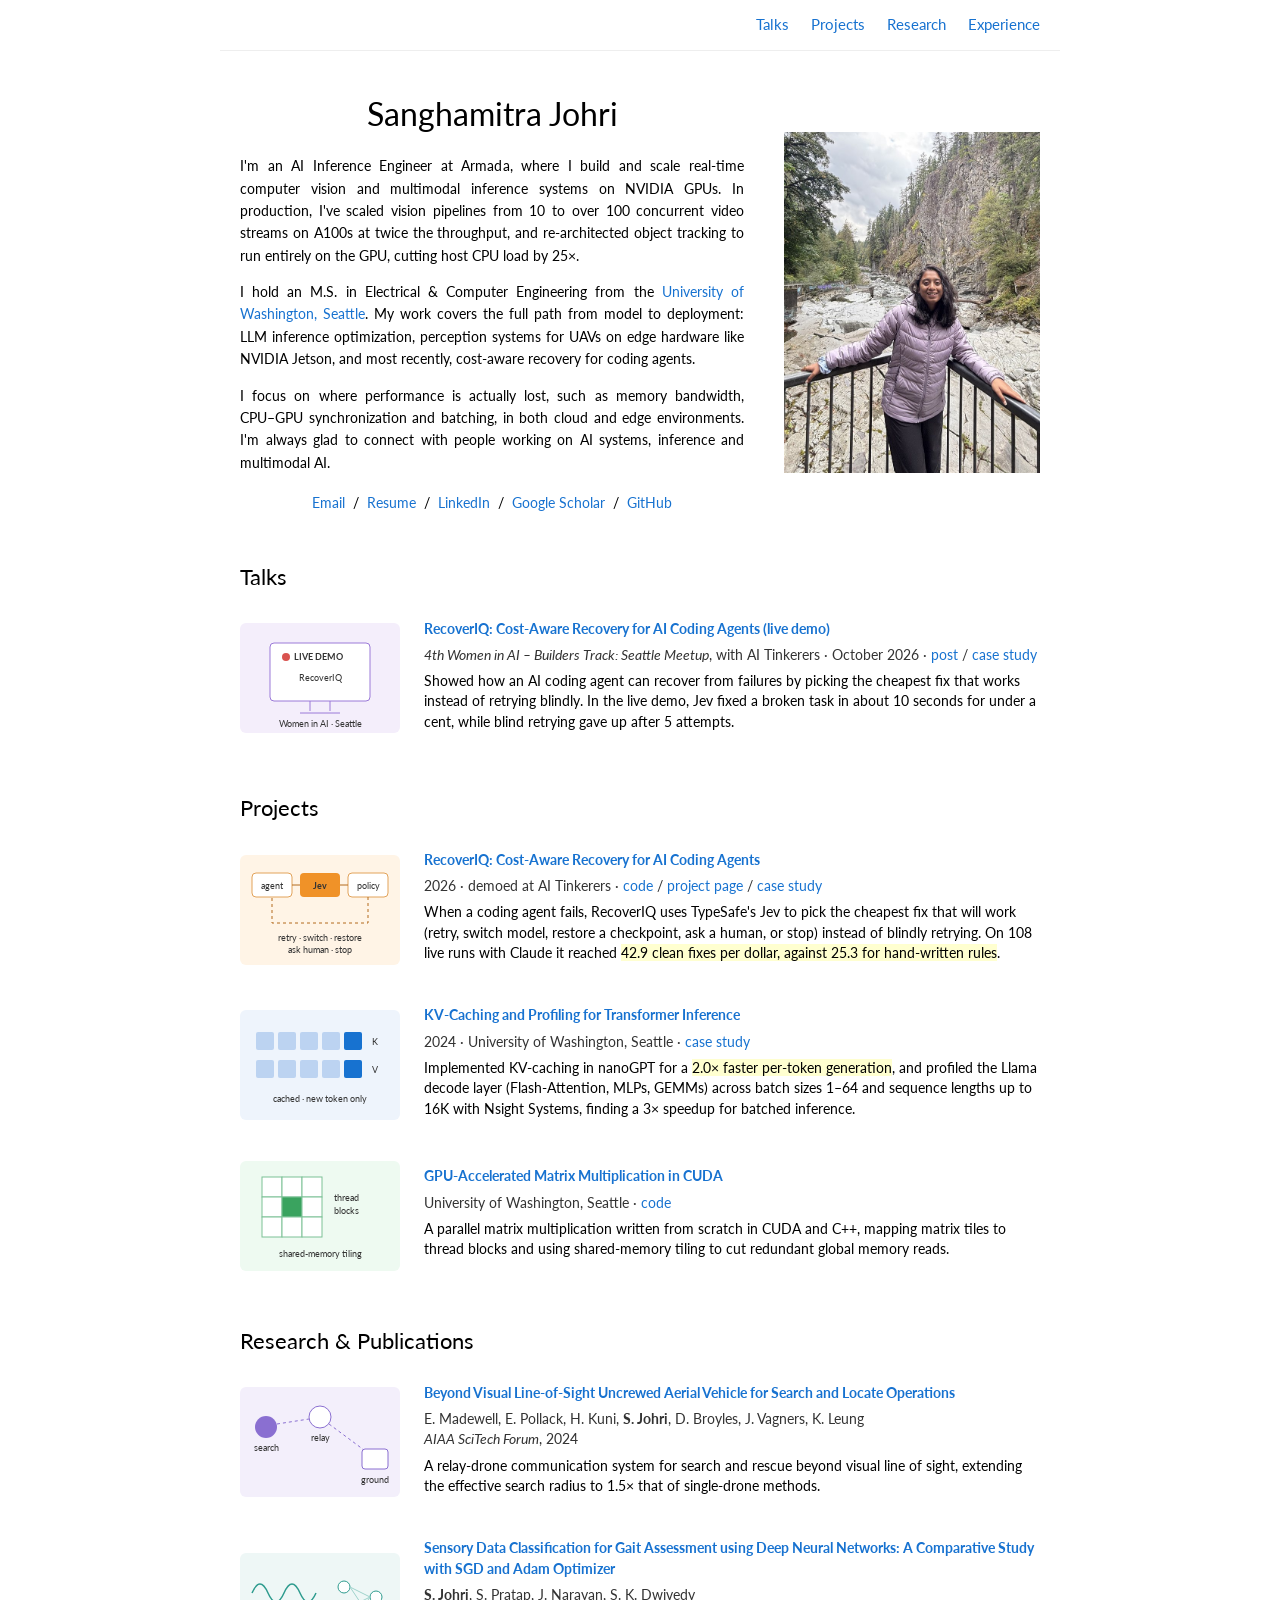
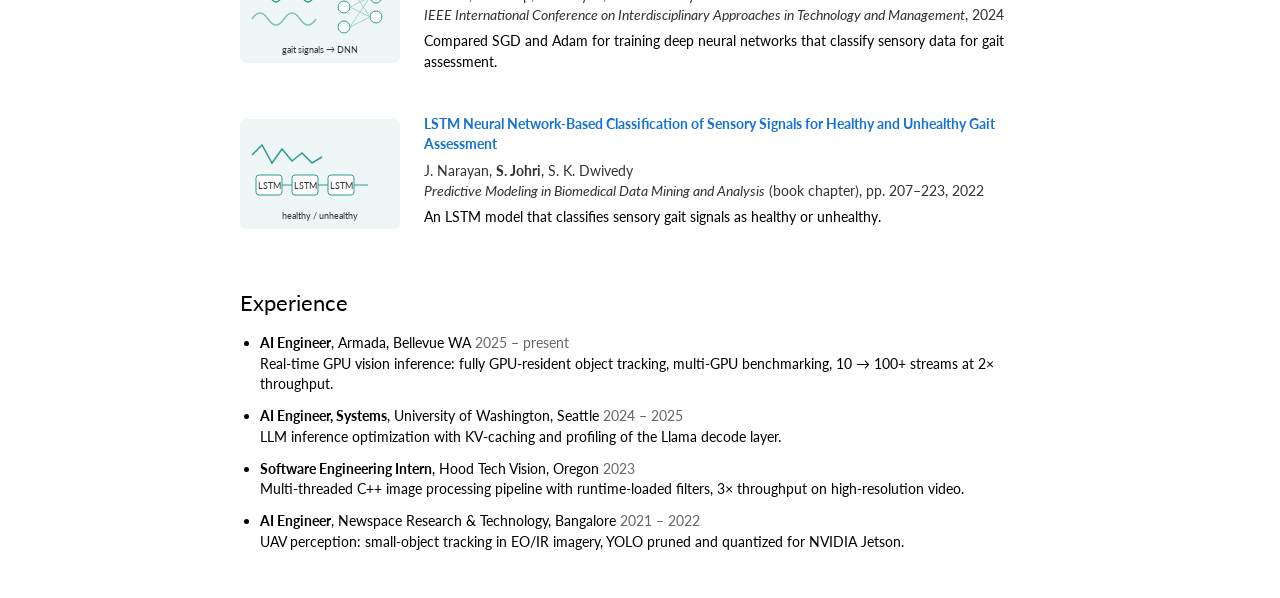
<file: index.html>
<!DOCTYPE html>
<html lang="en">
<head>
<meta charset="UTF-8">
<meta name="viewport" content="width=device-width, initial-scale=1">
<title>Sanghamitra Johri</title>
<meta name="author" content="Sanghamitra Johri">
<meta name="description" content="Sanghamitra Johri — AI Engineer working on GPU inference for vision and language models.">
<link href="https://fonts.googleapis.com/css2?family=Lato:ital,wght@0,400;0,700;1,400&display=swap" rel="stylesheet">
<link rel="stylesheet" href="home.css">
</head>
<body>
<nav class="topnav" aria-label="Sections">
  <a href="#talks">Talks</a>
  <a href="#projects">Projects</a>
  <a href="#research">Research</a>
  <a href="#experience">Experience</a>
</nav>
<main class="page">

  <section class="intro">
    <div class="intro-text">
      <h1 class="name">Sanghamitra Johri</h1>
      <p>
        I'm an AI Inference Engineer at Armada, where I build and scale real-time computer vision and multimodal
        inference systems on NVIDIA GPUs. In production, I've scaled vision pipelines from 10 to over 100 concurrent
        video streams on A100s at twice the throughput, and re-architected object tracking to run entirely on the GPU,
        cutting host CPU load by 25×.
      </p>
      <p>
        I hold an M.S. in Electrical &amp; Computer Engineering from the
        <a href="https://www.washington.edu/" target="_blank" rel="noopener noreferrer">University of Washington, Seattle</a>.
        My work covers the full path from model to deployment: LLM inference optimization, perception
        systems for UAVs on edge hardware like NVIDIA Jetson, and most recently, cost-aware recovery for coding agents.
      </p>
      <p>
        I focus on where performance is actually lost, such as memory bandwidth, <span class="nowrap">CPU–GPU</span> synchronization and batching,
        in both cloud and edge environments. I'm always glad to connect with people
        working on AI systems, inference and multimodal AI.
      </p>
      <p class="links">
        <a href="mailto:johrisanghamitra@gmail.com">Email</a> &nbsp;/&nbsp;
        <a href="resume.pdf" target="_blank" rel="noopener noreferrer">Resume</a> &nbsp;/&nbsp;
        <a href="https://www.linkedin.com/in/sanghamitra-johri/" target="_blank" rel="noopener noreferrer">LinkedIn</a> &nbsp;/&nbsp;
        <a href="https://scholar.google.com/citations?user=mle4mlAAAAAJ&amp;hl=en" target="_blank" rel="noopener noreferrer">Google Scholar</a> &nbsp;/&nbsp;
        <a href="https://github.com/sanghamitrajohri" target="_blank" rel="noopener noreferrer">GitHub</a>
      </p>
    </div>
    <div class="intro-photo">
      <img src="images/profile.jpg" alt="Sanghamitra Johri" onerror="this.parentElement.remove()">
    </div>
  </section>

  <h2 class="heading" id="talks">Talks</h2>

  <article class="item">
    <a class="thumb" href="https://www.linkedin.com/feed/update/urn:li:activity:7518827236146384896/" target="_blank" rel="noopener noreferrer" aria-label="LinkedIn post about the RecoverIQ demo">
      <svg viewBox="0 0 160 110" role="img" aria-label="Live demo">
        <rect width="160" height="110" rx="6" fill="#f4eefb"/>
        <rect x="30" y="20" width="100" height="58" rx="4" fill="#fff" stroke="#9b7ad8"/>
        <circle cx="46" cy="34" r="4" fill="#d9534f"/>
        <text x="54" y="37" font-weight="700" fill="#6a4bb0">LIVE DEMO</text>
        <text x="80" y="58" text-anchor="middle">RecoverIQ</text>
        <path d="M70 78v10M90 78v10M60 90h40" stroke="#9b7ad8"/>
        <text x="80" y="104" text-anchor="middle">Women in AI · Seattle</text>
      </svg>
    </a>
    <div>
      <a href="https://www.linkedin.com/feed/update/urn:li:activity:7518827236146384896/" class="papertitle" target="_blank" rel="noopener noreferrer">RecoverIQ: Cost-Aware Recovery for AI Coding Agents (live demo)</a>
      <p class="meta"><em>4th Women in AI – Builders Track: Seattle Meetup</em>, with AI Tinkerers · October 2026 ·
        <a href="https://www.linkedin.com/feed/update/urn:li:activity:7518827236146384896/" target="_blank" rel="noopener noreferrer">post</a> /
        <a href="project-5.html">case study</a></p>
      <p>Showed how an AI coding agent can recover from failures by picking the cheapest fix that works instead of retrying blindly.
        In the live demo, Jev fixed a broken task in about 10 seconds for under a cent, while blind retrying gave up after 5 attempts.</p>
    </div>
  </article>

  <h2 class="heading" id="projects">Projects</h2>

  <article class="item">
    <a class="thumb" href="project-5.html" aria-label="RecoverIQ case study">
      <svg viewBox="0 0 160 110" role="img" aria-label="Agent, Jev and policy in a recovery loop">
        <rect width="160" height="110" rx="6" fill="#fff4e6"/>
        <rect x="12" y="18" width="40" height="24" rx="4" fill="#fff" stroke="#e2a35a"/>
        <text x="32" y="34" text-anchor="middle">agent</text>
        <rect x="60" y="18" width="40" height="24" rx="4" fill="#f09228"/>
        <text x="80" y="34" text-anchor="middle" fill="#fff" font-weight="700">Jev</text>
        <rect x="108" y="18" width="40" height="24" rx="4" fill="#fff" stroke="#e2a35a"/>
        <text x="128" y="34" text-anchor="middle">policy</text>
        <path d="M52 30h8M100 30h8" stroke="#b36b1c"/>
        <path d="M128 42v26H32V42" fill="none" stroke="#b36b1c" stroke-dasharray="3 3"/>
        <text x="80" y="86" text-anchor="middle">retry · switch · restore</text>
        <text x="80" y="98" text-anchor="middle">ask human · stop</text>
      </svg>
    </a>
    <div>
      <a href="project-5.html" class="papertitle">RecoverIQ: Cost-Aware Recovery for AI Coding Agents</a>
      <p class="meta">2026 · demoed at AI Tinkerers ·
        <a href="https://github.com/sanghamitrajohri/recoveriq" target="_blank" rel="noopener noreferrer">code</a> /
        <a href="https://sanghamitrajohri.github.io/recoveriq/" target="_blank" rel="noopener noreferrer">project page</a> /
        <a href="project-5.html">case study</a></p>
      <p>When a coding agent fails, RecoverIQ uses TypeSafe's Jev to pick the cheapest fix that will work (retry, switch model,
        restore a checkpoint, ask a human, or stop) instead of blindly retrying. On 108 live runs with Claude it reached
        <span class="highlight">42.9 clean fixes per dollar, against 25.3 for hand-written rules</span>.</p>
    </div>
  </article>

  <article class="item">
    <a class="thumb" href="project-1.html" aria-label="KV-caching case study">
      <svg viewBox="0 0 160 110" role="img" aria-label="Cached key and value blocks reused across decoding steps">
        <rect width="160" height="110" rx="6" fill="#eef4fc"/>
        <g fill="#bcd3f1"><rect x="16" y="22" width="18" height="18" rx="2"/><rect x="38" y="22" width="18" height="18" rx="2"/><rect x="60" y="22" width="18" height="18" rx="2"/><rect x="82" y="22" width="18" height="18" rx="2"/></g>
        <rect x="104" y="22" width="18" height="18" rx="2" fill="#1772d0"/>
        <g fill="#bcd3f1"><rect x="16" y="50" width="18" height="18" rx="2"/><rect x="38" y="50" width="18" height="18" rx="2"/><rect x="60" y="50" width="18" height="18" rx="2"/><rect x="82" y="50" width="18" height="18" rx="2"/></g>
        <rect x="104" y="50" width="18" height="18" rx="2" fill="#1772d0"/>
        <text x="132" y="35">K</text><text x="132" y="63">V</text>
        <text x="80" y="92" text-anchor="middle">cached · new token only</text>
      </svg>
    </a>
    <div>
      <a href="project-1.html" class="papertitle">KV-Caching and Profiling for Transformer Inference</a>
      <p class="meta">2024 · University of Washington, Seattle ·
        <a href="project-1.html">case study</a></p>
      <p>Implemented KV-caching in nanoGPT for a <span class="highlight">2.0× faster per-token generation</span>, and profiled the
        Llama decode layer (Flash-Attention, MLPs, GEMMs) across batch sizes 1–64 and sequence lengths up to 16K with
        Nsight Systems, finding a 3× speedup for batched inference.</p>
    </div>
  </article>

  <article class="item">
    <a class="thumb" href="https://github.com/sanghamitrajohri/Cuda_programming" target="_blank" rel="noopener noreferrer" aria-label="CUDA programming repository">
      <svg viewBox="0 0 160 110" role="img" aria-label="Matrix tiles mapped to GPU thread blocks">
        <rect width="160" height="110" rx="6" fill="#eefaf1"/>
        <g stroke="#7cc196" fill="#fff">
          <rect x="22" y="16" width="20" height="20"/><rect x="42" y="16" width="20" height="20"/><rect x="62" y="16" width="20" height="20"/>
          <rect x="22" y="36" width="20" height="20"/><rect x="42" y="36" width="20" height="20" fill="#3aa35f"/><rect x="62" y="36" width="20" height="20"/>
          <rect x="22" y="56" width="20" height="20"/><rect x="42" y="56" width="20" height="20"/><rect x="62" y="56" width="20" height="20"/>
        </g>
        <text x="94" y="40">thread</text><text x="94" y="53">blocks</text>
        <text x="80" y="96" text-anchor="middle">shared-memory tiling</text>
      </svg>
    </a>
    <div>
      <a href="https://github.com/sanghamitrajohri/Cuda_programming" class="papertitle" target="_blank" rel="noopener noreferrer">GPU-Accelerated Matrix Multiplication in CUDA</a>
      <p class="meta">University of Washington, Seattle ·
        <a href="https://github.com/sanghamitrajohri/Cuda_programming" target="_blank" rel="noopener noreferrer">code</a></p>
      <p>A parallel matrix multiplication written from scratch in CUDA and C++, mapping matrix tiles to thread blocks and
        using shared-memory tiling to cut redundant global memory reads.</p>
    </div>
  </article>

  <h2 class="heading" id="research">Research &amp; Publications</h2>

  <article class="item">
    <a class="thumb" href="project-3.html" aria-label="BVLOS drone case study">
      <svg viewBox="0 0 160 110" role="img" aria-label="Search drone linked through a relay drone to a ground station">
        <rect width="160" height="110" rx="6" fill="#f3effb"/>
        <circle cx="26" cy="40" r="11" fill="#8a6fd1"/><circle cx="80" cy="30" r="11" fill="#fff" stroke="#8a6fd1"/>
        <rect x="122" y="62" width="26" height="20" rx="3" fill="#fff" stroke="#8a6fd1"/>
        <path d="M37 37l32-5M89 37l35 26" stroke="#8a6fd1" stroke-dasharray="3 3"/>
        <text x="26" y="64" text-anchor="middle">search</text><text x="80" y="54" text-anchor="middle">relay</text>
        <text x="135" y="96" text-anchor="middle">ground</text>
      </svg>
    </a>
    <div>
      <a href="project-3.html" class="papertitle">Beyond Visual Line-of-Sight Uncrewed Aerial Vehicle for Search and Locate Operations</a>
      <p class="meta">E. Madewell, E. Pollack, H. Kuni, <strong>S. Johri</strong>, D. Broyles, J. Vagners, K. Leung<br>
        <em>AIAA SciTech Forum</em>, 2024</p>
      <p>A relay-drone communication system for search and rescue beyond visual line of sight, extending the effective
        search radius to 1.5× that of single-drone methods.</p>
    </div>
  </article>

  <article class="item">
    <a class="thumb" href="https://ieeexplore.ieee.org/abstract/document/10503416/" target="_blank" rel="noopener noreferrer" aria-label="Paper on IEEE Xplore">
      <svg viewBox="0 0 160 110" role="img" aria-label="Gait sensor signals feeding a neural network">
        <rect width="160" height="110" rx="6" fill="#eef7f6"/>
        <path d="M12 40 q8 -18 16 0 t16 0 t16 0 t16 0" fill="none" stroke="#2f9c8f" stroke-width="1.5"/>
        <path d="M12 66 q8 -12 16 0 t16 0 t16 0 t16 0" fill="none" stroke="#7fc4bb" stroke-width="1.5"/>
        <g fill="#fff" stroke="#2f9c8f"><circle cx="104" cy="34" r="6"/><circle cx="104" cy="54" r="6"/><circle cx="104" cy="74" r="6"/><circle cx="136" cy="44" r="6"/><circle cx="136" cy="64" r="6"/></g>
        <path d="M110 34l20 10M110 54l20-10M110 54l20 10M110 74l20-10M110 34l20 30M110 74l20-30" stroke="#9fd3cc"/>
        <text x="80" y="100" text-anchor="middle">gait signals → DNN</text>
      </svg>
    </a>
    <div>
      <a href="https://ieeexplore.ieee.org/abstract/document/10503416/" class="papertitle" target="_blank" rel="noopener noreferrer">Sensory Data Classification for Gait Assessment using Deep Neural Networks: A Comparative Study with SGD and Adam Optimizer</a>
      <p class="meta"><strong>S. Johri</strong>, S. Pratap, J. Narayan, S. K. Dwivedy<br>
        <em>IEEE International Conference on Interdisciplinary Approaches in Technology and Management</em>, 2024</p>
      <p>Compared SGD and Adam for training deep neural networks that classify sensory data for gait assessment.</p>
    </div>
  </article>

  <article class="item">
    <a class="thumb" href="https://www.sciencedirect.com/science/chapter/edited-volume/pii/B978032399864200010X" target="_blank" rel="noopener noreferrer" aria-label="Chapter on ScienceDirect">
      <svg viewBox="0 0 160 110" role="img" aria-label="Sensor signal sequence feeding LSTM cells">
        <rect width="160" height="110" rx="6" fill="#eef7f6"/>
        <path d="M12 36 l10 -10 l10 18 l10 -14 l10 12 l10 -8 l10 10 l10 -6" fill="none" stroke="#2f9c8f" stroke-width="1.5"/>
        <g fill="#fff" stroke="#2f9c8f"><rect x="16" y="56" width="26" height="20" rx="3"/><rect x="52" y="56" width="26" height="20" rx="3"/><rect x="88" y="56" width="26" height="20" rx="3"/></g>
        <path d="M42 66h10M78 66h10M114 66h14" stroke="#2f9c8f"/>
        <text x="29" y="70" text-anchor="middle">LSTM</text><text x="65" y="70" text-anchor="middle">LSTM</text><text x="101" y="70" text-anchor="middle">LSTM</text>
        <text x="80" y="100" text-anchor="middle">healthy / unhealthy</text>
      </svg>
    </a>
    <div>
      <a href="https://www.sciencedirect.com/science/chapter/edited-volume/pii/B978032399864200010X" class="papertitle" target="_blank" rel="noopener noreferrer">LSTM Neural Network-Based Classification of Sensory Signals for Healthy and Unhealthy Gait Assessment</a>
      <p class="meta">J. Narayan, <strong>S. Johri</strong>, S. K. Dwivedy<br>
        <em>Predictive Modeling in Biomedical Data Mining and Analysis</em> (book chapter), pp. 207–223, 2022</p>
      <p>An LSTM model that classifies sensory gait signals as healthy or unhealthy.</p>
    </div>
  </article>

  <h2 class="heading" id="experience">Experience</h2>
  <ul class="exp">
    <li><strong>AI Engineer</strong>, Armada, Bellevue WA <span class="when">2025 – present</span><br>
      Real-time GPU vision inference: fully GPU-resident object tracking, multi-GPU benchmarking, 10 → 100+ streams at 2× throughput.</li>
    <li><strong>AI Engineer, Systems</strong>, University of Washington, Seattle <span class="when">2024 – 2025</span><br>
      LLM inference optimization with KV-caching and profiling of the Llama decode layer.</li>
    <li><strong>Software Engineering Intern</strong>, Hood Tech Vision, Oregon <span class="when">2023</span><br>
      Multi-threaded C++ image processing pipeline with runtime-loaded filters, 3× throughput on high-resolution video.</li>
    <li><strong>AI Engineer</strong>, Newspace Research &amp; Technology, Bangalore <span class="when">2021 – 2022</span><br>
      UAV perception: small-object tracking in EO/IR imagery, YOLO pruned and quantized for NVIDIA Jetson.</li>
  </ul>

</main>
</body>
</html>
</file>
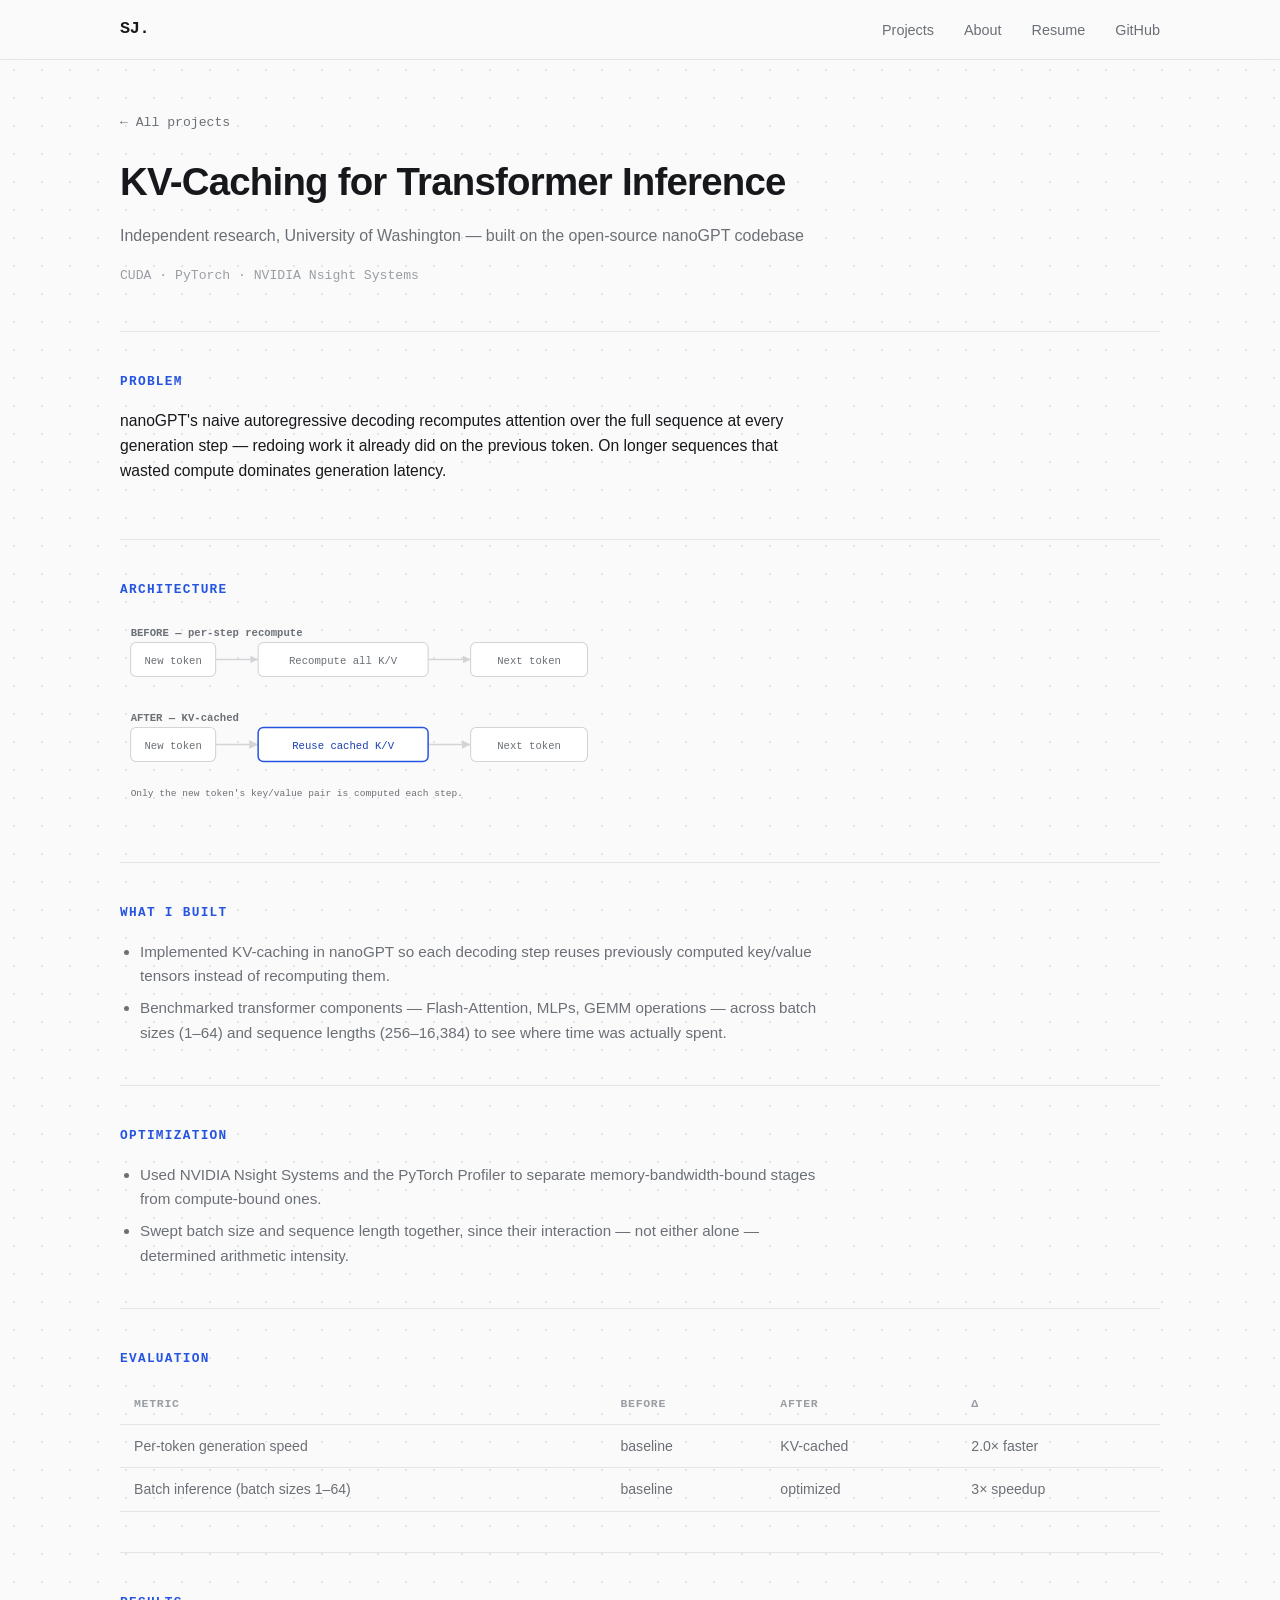
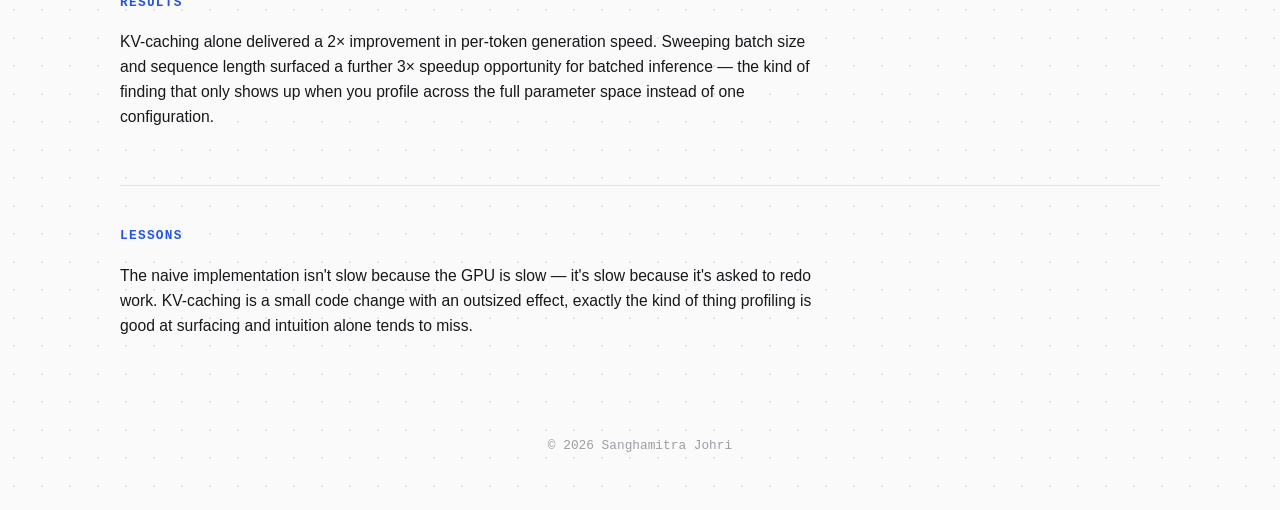
<file: project-1.html>
<!DOCTYPE html>
<html lang="en">
<head>
<meta charset="UTF-8">
<meta name="viewport" content="width=device-width, initial-scale=1.0">
<title>KV-Caching for Transformer Inference — Sanghamitra Johri</title>
<meta name="description" content="Case study: implementing KV-caching in nanoGPT and profiling transformer inference for a 2x speedup.">
<link rel="stylesheet" href="style.css">
</head>
<body>

<header class="site-header">
  <nav class="nav container">
    <a href="index.html" class="logo">SJ.</a>
    <button class="nav-toggle" id="navToggle" aria-label="Toggle menu" aria-expanded="false">
      <span></span><span></span><span></span>
    </button>
    <ul class="nav-links" id="navLinks">
      <li><a href="index.html#work">Projects</a></li>
      <li><a href="index.html#about">About</a></li>
      <li><a href="resume.pdf" target="_blank" rel="noopener noreferrer">Resume</a></li>
      <li><a href="https://github.com/sanghamitrajohri" target="_blank" rel="noopener noreferrer">GitHub</a></li>
    </ul>
  </nav>
</header>

<main>
  <section class="case-header container">
    <a class="case-back" href="index.html#work">&larr; All projects</a>
    <h1>KV-Caching for Transformer Inference</h1>
    <p class="case-role">Independent research, University of Washington &mdash; built on the open-source nanoGPT codebase</p>
    <p class="case-stack">CUDA · PyTorch · NVIDIA Nsight Systems</p>
  </section>

  <section class="case-section container">
    <h2>Problem</h2>
    <p>
      nanoGPT's naive autoregressive decoding recomputes attention over the full sequence at every
      generation step — redoing work it already did on the previous token. On longer sequences that
      wasted compute dominates generation latency.
    </p>
  </section>

  <section class="case-section container">
    <h2>Architecture</h2>
    <svg class="case-diagram" viewBox="0 0 640 190" fill="none" xmlns="http://www.w3.org/2000/svg" role="img" aria-label="Diagram: before, attention recomputed every step; after, cached key and value tensors reused">
      <defs>
        <marker id="a1" markerWidth="8" markerHeight="8" refX="6" refY="3" orient="auto"><path d="M0,0 L6,3 L0,6 Z" fill="currentColor"/></marker>
      </defs>
      <text class="node-text" x="10" y="18" font-size="10" font-weight="700">BEFORE — per-step recompute</text>
      <line class="flow-line" x1="90" y1="40" x2="130" y2="40" stroke-width="1.2" marker-end="url(#a1)"/>
      <line class="flow-line" x1="290" y1="40" x2="330" y2="40" stroke-width="1.2" marker-end="url(#a1)"/>
      <rect class="node-fill node-stroke" x="10" y="24" width="80" height="32" rx="5" stroke-width="1"/>
      <text class="node-text" x="50" y="44" text-anchor="middle" font-size="10">New token</text>
      <rect class="node-fill node-stroke" x="130" y="24" width="160" height="32" rx="5" stroke-width="1"/>
      <text class="node-text" x="210" y="44" text-anchor="middle" font-size="10">Recompute all K/V</text>
      <rect class="node-fill node-stroke" x="330" y="24" width="110" height="32" rx="5" stroke-width="1"/>
      <text class="node-text" x="385" y="44" text-anchor="middle" font-size="10">Next token</text>

      <text class="node-text" x="10" y="98" font-size="10" font-weight="700">AFTER — KV-cached</text>
      <line class="flow-line" x1="90" y1="120" x2="130" y2="120" stroke-width="1.4" marker-end="url(#a1)"/>
      <line class="flow-line" x1="290" y1="120" x2="330" y2="120" stroke-width="1.4" marker-end="url(#a1)"/>
      <rect class="node-fill node-stroke" x="10" y="104" width="80" height="32" rx="5" stroke-width="1"/>
      <text class="node-text" x="50" y="124" text-anchor="middle" font-size="10">New token</text>
      <g class="accent-node">
        <rect class="node-fill node-stroke" x="130" y="104" width="160" height="32" rx="5" stroke-width="1.4"/>
        <text class="node-text" x="210" y="124" text-anchor="middle" font-size="10">Reuse cached K/V</text>
      </g>
      <rect class="node-fill node-stroke" x="330" y="104" width="110" height="32" rx="5" stroke-width="1"/>
      <text class="node-text" x="385" y="124" text-anchor="middle" font-size="10">Next token</text>
      <text class="node-text" x="10" y="168" font-size="9">Only the new token's key/value pair is computed each step.</text>
    </svg>
  </section>

  <section class="case-section container">
    <h2>What I Built</h2>
    <ul class="case-list">
      <li>Implemented KV-caching in nanoGPT so each decoding step reuses previously computed key/value tensors instead of recomputing them.</li>
      <li>Benchmarked transformer components — Flash-Attention, MLPs, GEMM operations — across batch sizes (1–64) and sequence lengths (256–16,384) to see where time was actually spent.</li>
    </ul>
  </section>

  <section class="case-section container">
    <h2>Optimization</h2>
    <ul class="case-list">
      <li>Used NVIDIA Nsight Systems and the PyTorch Profiler to separate memory-bandwidth-bound stages from compute-bound ones.</li>
      <li>Swept batch size and sequence length together, since their interaction — not either alone — determined arithmetic intensity.</li>
    </ul>
  </section>

  <section class="case-section container">
    <h2>Evaluation</h2>
    <table class="bench-table">
      <thead>
        <tr><th>Metric</th><th>Before</th><th>After</th><th>Δ</th></tr>
      </thead>
      <tbody>
        <tr><td>Per-token generation speed</td><td>baseline</td><td>KV-cached</td><td>2.0× faster</td></tr>
        <tr><td>Batch inference (batch sizes 1–64)</td><td>baseline</td><td>optimized</td><td>3× speedup</td></tr>
      </tbody>
    </table>
  </section>

  <section class="case-section container">
    <h2>Results</h2>
    <p>
      KV-caching alone delivered a 2× improvement in per-token generation speed. Sweeping batch size
      and sequence length surfaced a further 3× speedup opportunity for batched inference — the kind
      of finding that only shows up when you profile across the full parameter space instead of one
      configuration.
    </p>
  </section>

  <section class="case-section container">
    <h2>Lessons</h2>
    <p>
      The naive implementation isn't slow because the GPU is slow — it's slow because it's asked to
      redo work. KV-caching is a small code change with an outsized effect, exactly the kind of thing
      profiling is good at surfacing and intuition alone tends to miss.
    </p>
  </section>
</main>

<footer class="site-footer">
  <p>© <span id="year"></span> Sanghamitra Johri</p>
</footer>

<script src="script.js"></script>
</body>
</html>
</file>
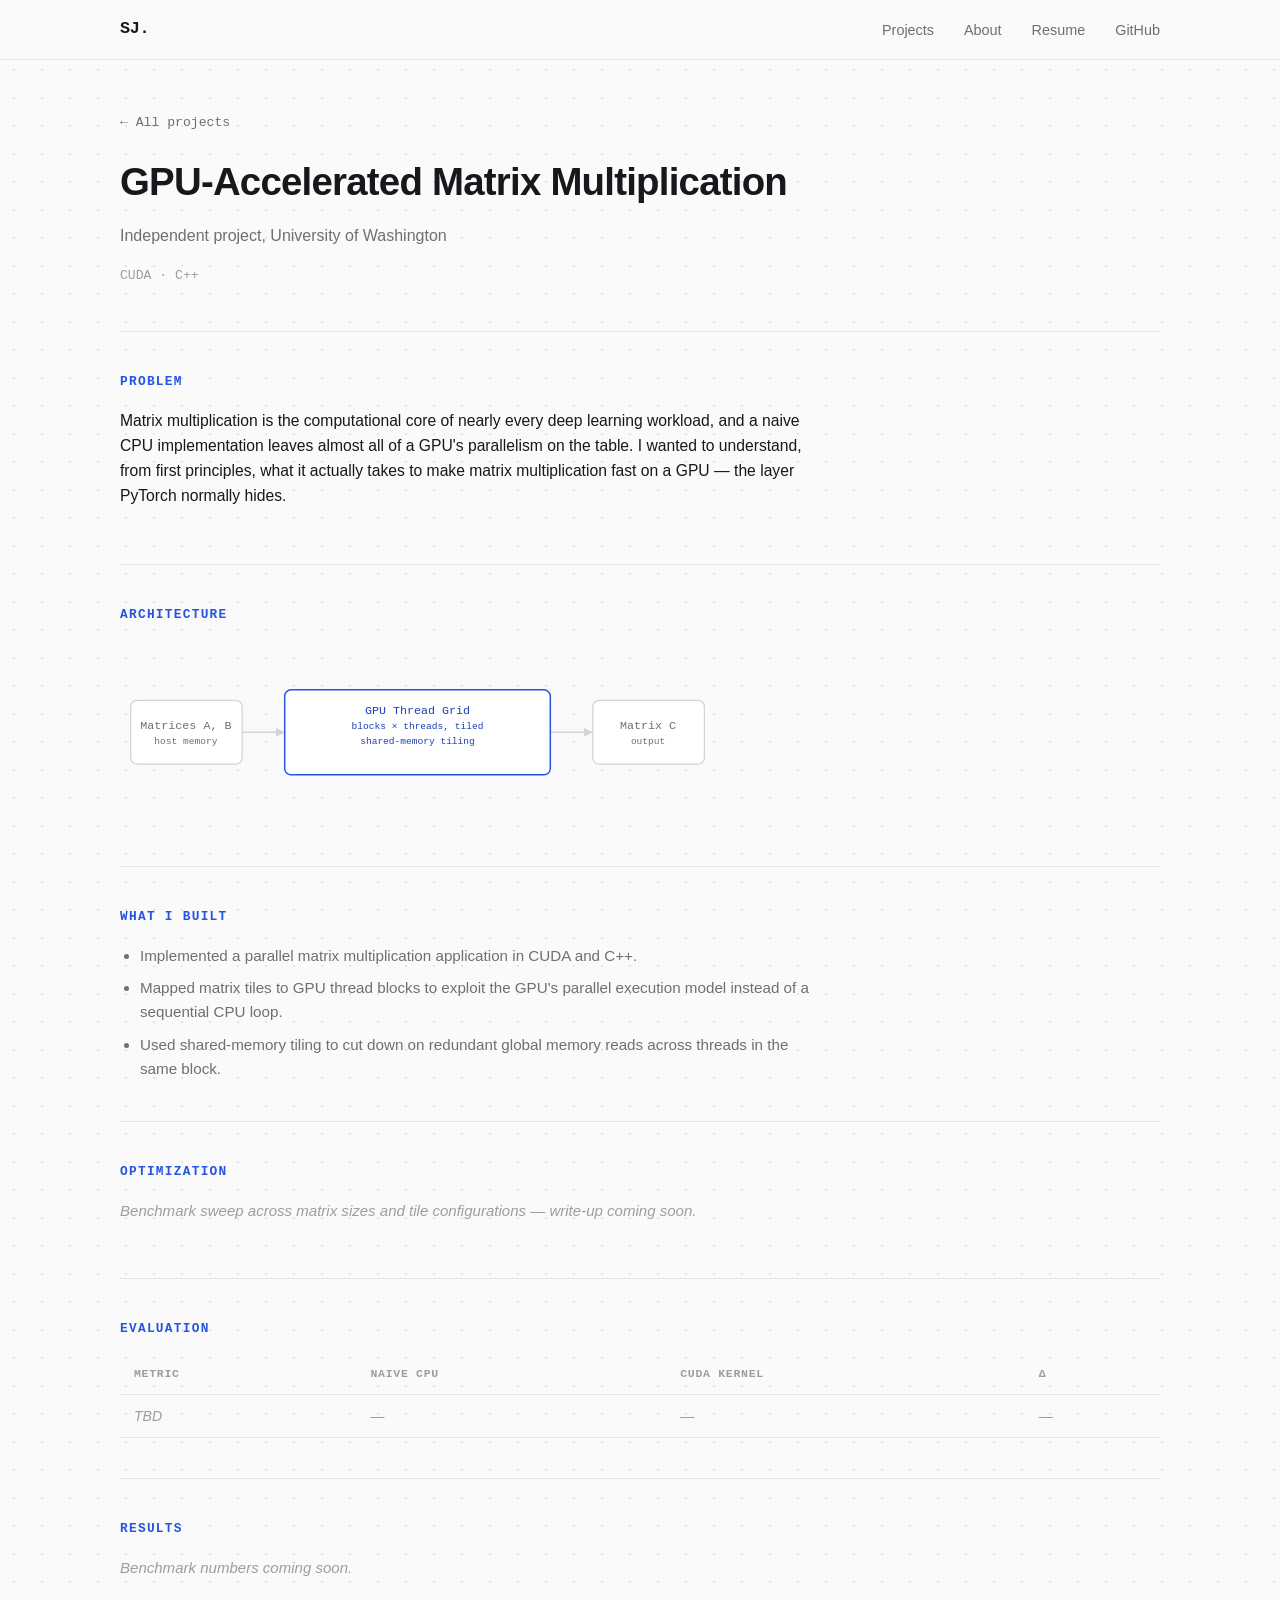
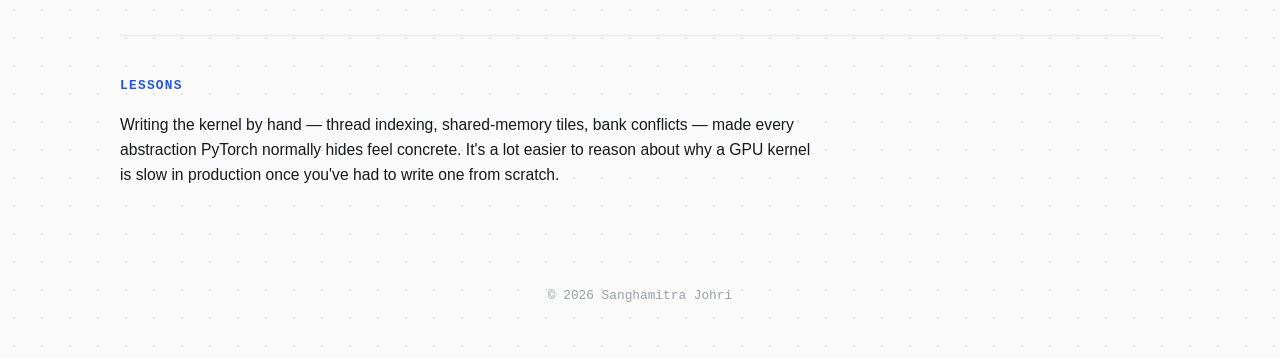
<file: project-2.html>
<!DOCTYPE html>
<html lang="en">
<head>
<meta charset="UTF-8">
<meta name="viewport" content="width=device-width, initial-scale=1.0">
<title>GPU-Accelerated Matrix Multiplication — Sanghamitra Johri</title>
<meta name="description" content="Case study: implementing parallel matrix multiplication in CUDA and C++ to understand GPU performance from first principles.">
<link rel="stylesheet" href="style.css">
</head>
<body>

<header class="site-header">
  <nav class="nav container">
    <a href="index.html" class="logo">SJ.</a>
    <button class="nav-toggle" id="navToggle" aria-label="Toggle menu" aria-expanded="false">
      <span></span><span></span><span></span>
    </button>
    <ul class="nav-links" id="navLinks">
      <li><a href="index.html#work">Projects</a></li>
      <li><a href="index.html#about">About</a></li>
      <li><a href="resume.pdf" target="_blank" rel="noopener noreferrer">Resume</a></li>
      <li><a href="https://github.com/sanghamitrajohri" target="_blank" rel="noopener noreferrer">GitHub</a></li>
    </ul>
  </nav>
</header>

<main>
  <section class="case-header container">
    <a class="case-back" href="index.html#work">&larr; All projects</a>
    <h1>GPU-Accelerated Matrix Multiplication</h1>
    <p class="case-role">Independent project, University of Washington</p>
    <p class="case-stack">CUDA · C++</p>
  </section>

  <section class="case-section container">
    <h2>Problem</h2>
    <p>
      Matrix multiplication is the computational core of nearly every deep learning workload, and a
      naive CPU implementation leaves almost all of a GPU's parallelism on the table. I wanted to
      understand, from first principles, what it actually takes to make matrix multiplication fast on
      a GPU — the layer PyTorch normally hides.
    </p>
  </section>

  <section class="case-section container">
    <h2>Architecture</h2>
    <svg class="case-diagram" viewBox="0 0 640 170" fill="none" xmlns="http://www.w3.org/2000/svg" role="img" aria-label="Diagram: matrices A and B mapped to a GPU thread grid of blocks and threads, producing output matrix C">
      <defs>
        <marker id="a2" markerWidth="8" markerHeight="8" refX="6" refY="3" orient="auto"><path d="M0,0 L6,3 L0,6 Z" fill="currentColor"/></marker>
      </defs>
      <line class="flow-line" x1="115" y1="85" x2="155" y2="85" stroke-width="1.4" marker-end="url(#a2)"/>
      <line class="flow-line" x1="405" y1="85" x2="445" y2="85" stroke-width="1.4" marker-end="url(#a2)"/>
      <g>
        <rect class="node-fill node-stroke" x="10" y="55" width="105" height="60" rx="6" stroke-width="1.2"/>
        <text class="node-text" x="62" y="82" text-anchor="middle">Matrices A, B</text>
        <text class="node-text" x="62" y="96" text-anchor="middle" font-size="9">host memory</text>
      </g>
      <g class="accent-node">
        <rect class="node-fill node-stroke" x="155" y="45" width="250" height="80" rx="6" stroke-width="1.4"/>
        <text class="node-text" x="280" y="68" text-anchor="middle">GPU Thread Grid</text>
        <text class="node-text" x="280" y="82" text-anchor="middle" font-size="9">blocks × threads, tiled</text>
        <text class="node-text" x="280" y="96" text-anchor="middle" font-size="9">shared-memory tiling</text>
      </g>
      <g>
        <rect class="node-fill node-stroke" x="445" y="55" width="105" height="60" rx="6" stroke-width="1.2"/>
        <text class="node-text" x="497" y="82" text-anchor="middle">Matrix C</text>
        <text class="node-text" x="497" y="96" text-anchor="middle" font-size="9">output</text>
      </g>
    </svg>
  </section>

  <section class="case-section container">
    <h2>What I Built</h2>
    <ul class="case-list">
      <li>Implemented a parallel matrix multiplication application in CUDA and C++.</li>
      <li>Mapped matrix tiles to GPU thread blocks to exploit the GPU's parallel execution model instead of a sequential CPU loop.</li>
      <li>Used shared-memory tiling to cut down on redundant global memory reads across threads in the same block.</li>
    </ul>
  </section>

  <section class="case-section container">
    <h2>Optimization</h2>
    <p class="placeholder">Benchmark sweep across matrix sizes and tile configurations — write-up coming soon.</p>
  </section>

  <section class="case-section container">
    <h2>Evaluation</h2>
    <table class="bench-table">
      <thead>
        <tr><th>Metric</th><th>Naive CPU</th><th>CUDA kernel</th><th>Δ</th></tr>
      </thead>
      <tbody>
        <tr><td class="tbd">TBD</td><td class="tbd">—</td><td class="tbd">—</td><td class="tbd">—</td></tr>
      </tbody>
    </table>
  </section>

  <section class="case-section container">
    <h2>Results</h2>
    <p class="placeholder">Benchmark numbers coming soon.</p>
  </section>

  <section class="case-section container">
    <h2>Lessons</h2>
    <p>
      Writing the kernel by hand — thread indexing, shared-memory tiles, bank conflicts — made every
      abstraction PyTorch normally hides feel concrete. It's a lot easier to reason about why a GPU
      kernel is slow in production once you've had to write one from scratch.
    </p>
  </section>
</main>

<footer class="site-footer">
  <p>© <span id="year"></span> Sanghamitra Johri</p>
</footer>

<script src="script.js"></script>
</body>
</html>
</file>
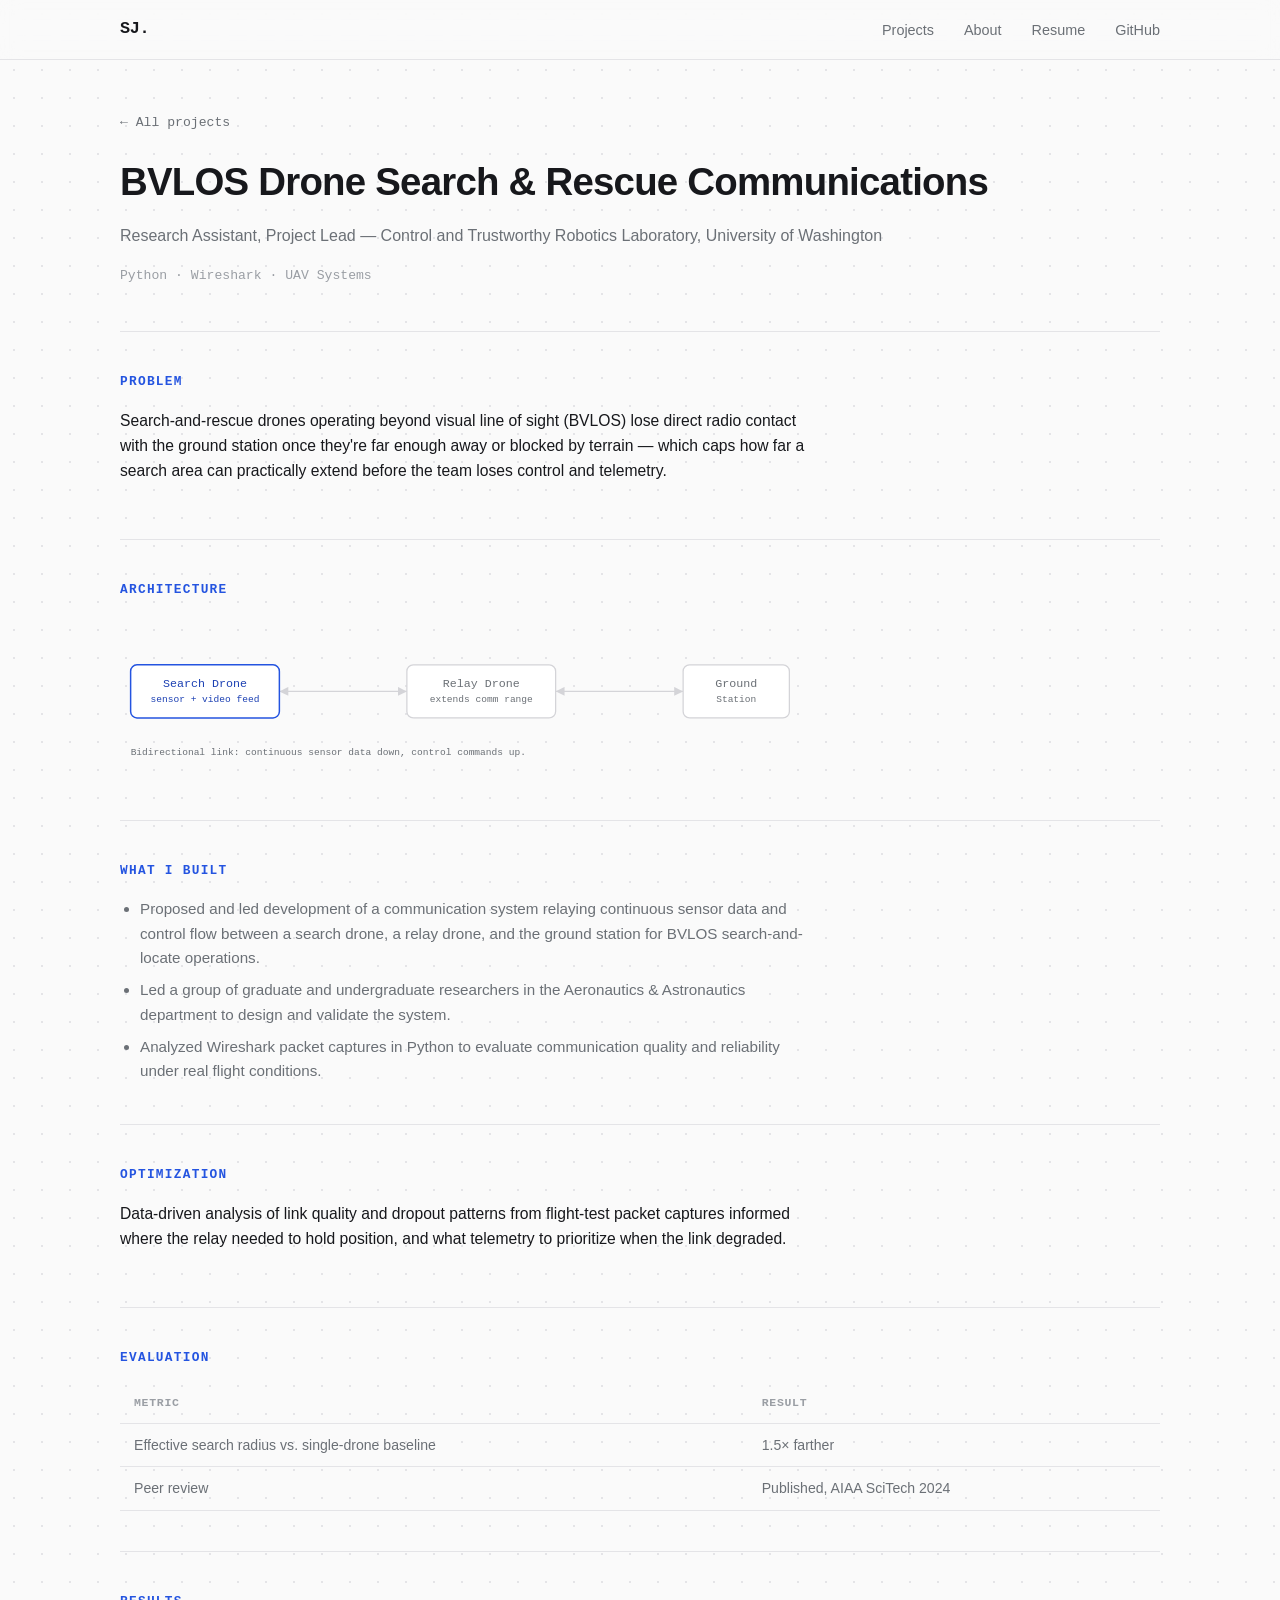
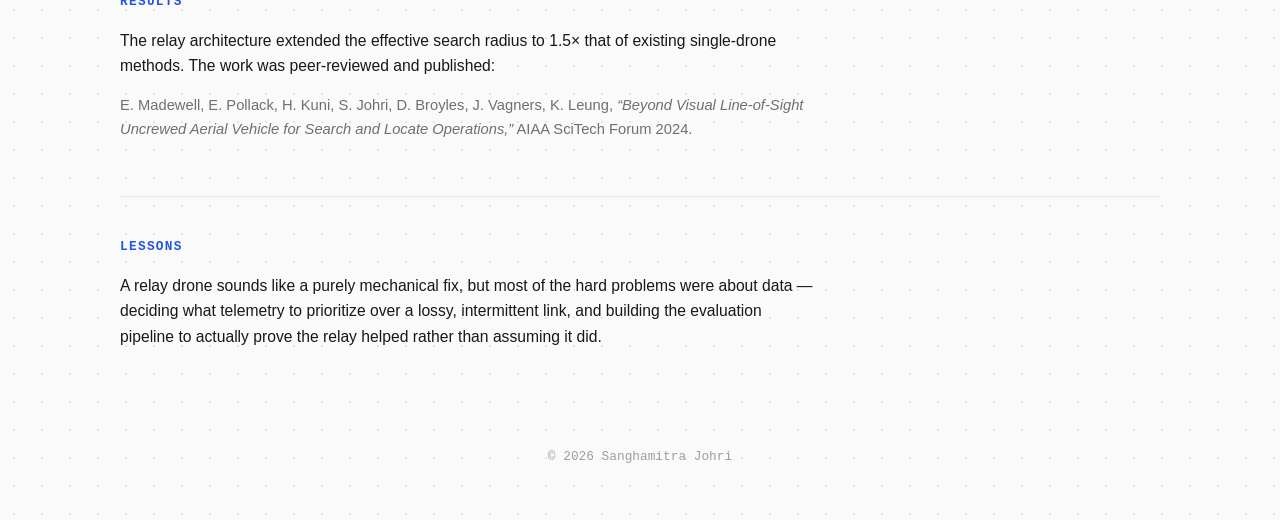
<file: project-3.html>
<!DOCTYPE html>
<html lang="en">
<head>
<meta charset="UTF-8">
<meta name="viewport" content="width=device-width, initial-scale=1.0">
<title>BVLOS Drone Search &amp; Rescue Communications — Sanghamitra Johri</title>
<meta name="description" content="Case study: a communications relay system for beyond-visual-line-of-sight drone search-and-rescue operations, published at AIAA SciTech 2024.">
<link rel="stylesheet" href="style.css">
</head>
<body>

<header class="site-header">
  <nav class="nav container">
    <a href="index.html" class="logo">SJ.</a>
    <button class="nav-toggle" id="navToggle" aria-label="Toggle menu" aria-expanded="false">
      <span></span><span></span><span></span>
    </button>
    <ul class="nav-links" id="navLinks">
      <li><a href="index.html#work">Projects</a></li>
      <li><a href="index.html#about">About</a></li>
      <li><a href="resume.pdf" target="_blank" rel="noopener noreferrer">Resume</a></li>
      <li><a href="https://github.com/sanghamitrajohri" target="_blank" rel="noopener noreferrer">GitHub</a></li>
    </ul>
  </nav>
</header>

<main>
  <section class="case-header container">
    <a class="case-back" href="index.html#work">&larr; All projects</a>
    <h1>BVLOS Drone Search &amp; Rescue Communications</h1>
    <p class="case-role">Research Assistant, Project Lead — Control and Trustworthy Robotics Laboratory, University of Washington</p>
    <p class="case-stack">Python · Wireshark · UAV Systems</p>
  </section>

  <section class="case-section container">
    <h2>Problem</h2>
    <p>
      Search-and-rescue drones operating beyond visual line of sight (BVLOS) lose direct radio contact
      with the ground station once they're far enough away or blocked by terrain — which caps how far
      a search area can practically extend before the team loses control and telemetry.
    </p>
  </section>

  <section class="case-section container">
    <h2>Architecture</h2>
    <svg class="case-diagram" viewBox="0 0 640 150" fill="none" xmlns="http://www.w3.org/2000/svg" role="img" aria-label="Diagram: search drone linked to a relay drone, linked to a ground station, extending communication range">
      <defs>
        <marker id="a3s" markerWidth="8" markerHeight="8" refX="6" refY="3" orient="auto"><path d="M0,0 L6,3 L0,6 Z" fill="currentColor"/></marker>
        <marker id="a3e" markerWidth="8" markerHeight="8" refX="0" refY="3" orient="auto"><path d="M6,0 L0,3 L6,6 Z" fill="currentColor"/></marker>
      </defs>
      <line class="flow-line" x1="150" y1="70" x2="270" y2="70" stroke-width="1.4" marker-end="url(#a3s)" marker-start="url(#a3e)"/>
      <line class="flow-line" x1="410" y1="70" x2="530" y2="70" stroke-width="1.4" marker-end="url(#a3s)" marker-start="url(#a3e)"/>
      <g class="accent-node">
        <rect class="node-fill node-stroke" x="10" y="45" width="140" height="50" rx="6" stroke-width="1.4"/>
        <text class="node-text" x="80" y="66" text-anchor="middle">Search Drone</text>
        <text class="node-text" x="80" y="80" text-anchor="middle" font-size="9">sensor + video feed</text>
      </g>
      <g>
        <rect class="node-fill node-stroke" x="270" y="45" width="140" height="50" rx="6" stroke-width="1.2"/>
        <text class="node-text" x="340" y="66" text-anchor="middle">Relay Drone</text>
        <text class="node-text" x="340" y="80" text-anchor="middle" font-size="9">extends comm range</text>
      </g>
      <g>
        <rect class="node-fill node-stroke" x="530" y="45" width="100" height="50" rx="6" stroke-width="1.2"/>
        <text class="node-text" x="580" y="66" text-anchor="middle">Ground</text>
        <text class="node-text" x="580" y="80" text-anchor="middle" font-size="9">Station</text>
      </g>
      <text class="node-text" x="10" y="130" font-size="9">Bidirectional link: continuous sensor data down, control commands up.</text>
    </svg>
  </section>

  <section class="case-section container">
    <h2>What I Built</h2>
    <ul class="case-list">
      <li>Proposed and led development of a communication system relaying continuous sensor data and control flow between a search drone, a relay drone, and the ground station for BVLOS search-and-locate operations.</li>
      <li>Led a group of graduate and undergraduate researchers in the Aeronautics &amp; Astronautics department to design and validate the system.</li>
      <li>Analyzed Wireshark packet captures in Python to evaluate communication quality and reliability under real flight conditions.</li>
    </ul>
  </section>

  <section class="case-section container">
    <h2>Optimization</h2>
    <p>
      Data-driven analysis of link quality and dropout patterns from flight-test packet captures
      informed where the relay needed to hold position, and what telemetry to prioritize when the link
      degraded.
    </p>
  </section>

  <section class="case-section container">
    <h2>Evaluation</h2>
    <table class="bench-table">
      <thead>
        <tr><th>Metric</th><th>Result</th></tr>
      </thead>
      <tbody>
        <tr><td>Effective search radius vs. single-drone baseline</td><td>1.5× farther</td></tr>
        <tr><td>Peer review</td><td>Published, AIAA SciTech 2024</td></tr>
      </tbody>
    </table>
  </section>

  <section class="case-section container">
    <h2>Results</h2>
    <p>
      The relay architecture extended the effective search radius to 1.5× that of existing single-drone
      methods. The work was peer-reviewed and published:
    </p>
    <p style="color: var(--text-dim); font-size: 0.92rem; max-width: 700px;">
      E. Madewell, E. Pollack, H. Kuni, S. Johri, D. Broyles, J. Vagners, K. Leung,
      <em>“Beyond Visual Line-of-Sight Uncrewed Aerial Vehicle for Search and Locate Operations,”</em>
      AIAA SciTech Forum 2024.
    </p>
  </section>

  <section class="case-section container">
    <h2>Lessons</h2>
    <p>
      A relay drone sounds like a purely mechanical fix, but most of the hard problems were about data
      — deciding what telemetry to prioritize over a lossy, intermittent link, and building the
      evaluation pipeline to actually prove the relay helped rather than assuming it did.
    </p>
  </section>
</main>

<footer class="site-footer">
  <p>© <span id="year"></span> Sanghamitra Johri</p>
</footer>

<script src="script.js"></script>
</body>
</html>
</file>
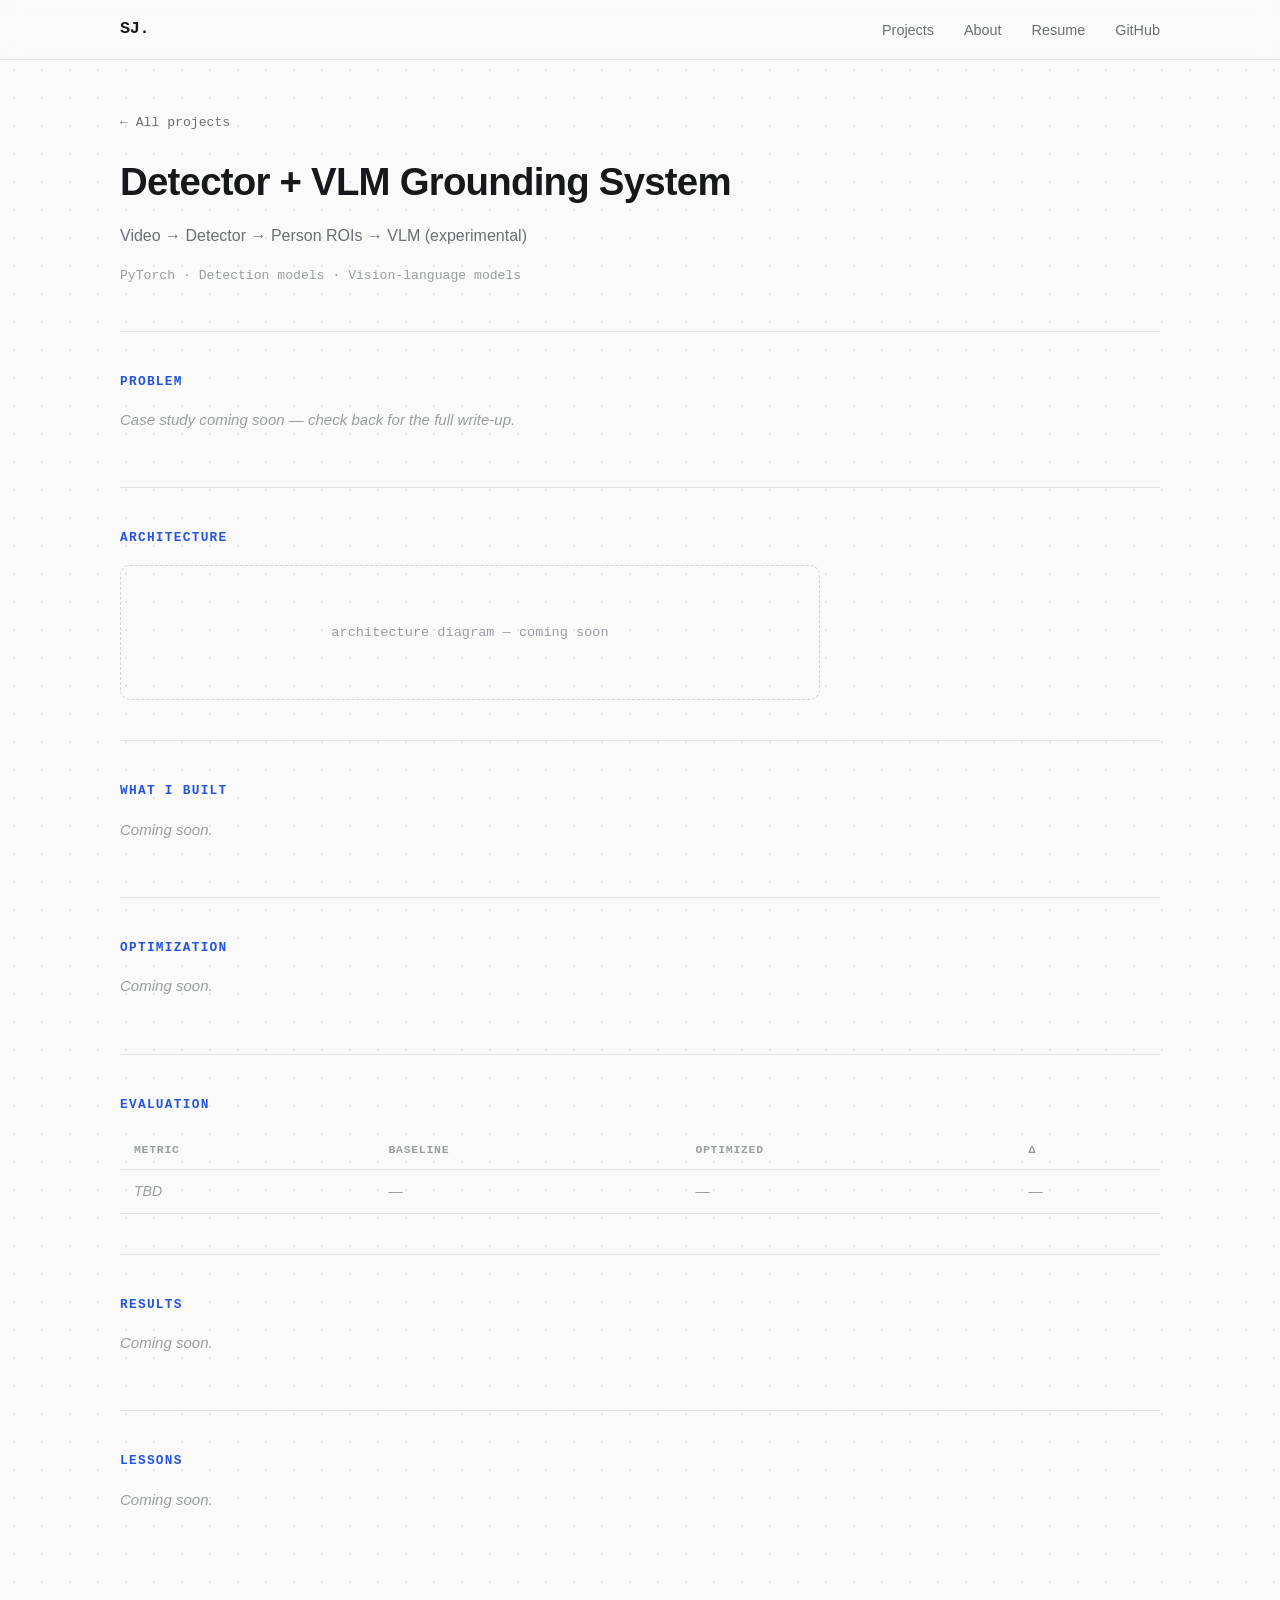
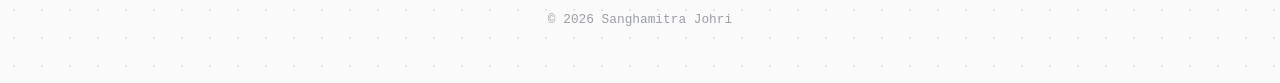
<file: project-4.html>
<!DOCTYPE html>
<html lang="en">
<head>
<meta charset="UTF-8">
<meta name="viewport" content="width=device-width, initial-scale=1.0">
<title>Detector + VLM Grounding System — Sanghamitra Johri</title>
<meta name="description" content="Case study: an experimental detector + VLM grounding system — problem, architecture, optimization, and results.">
<link rel="stylesheet" href="style.css">
</head>
<body>

<header class="site-header">
  <nav class="nav container">
    <a href="index.html" class="logo">SJ.</a>
    <button class="nav-toggle" id="navToggle" aria-label="Toggle menu" aria-expanded="false">
      <span></span><span></span><span></span>
    </button>
    <ul class="nav-links" id="navLinks">
      <li><a href="index.html#work">Projects</a></li>
      <li><a href="index.html#about">About</a></li>
      <li><a href="resume.pdf" target="_blank" rel="noopener noreferrer">Resume</a></li>
      <li><a href="https://github.com/sanghamitrajohri" target="_blank" rel="noopener noreferrer">GitHub</a></li>
    </ul>
  </nav>
</header>

<main>
  <section class="case-header container">
    <a class="case-back" href="index.html#work">&larr; All projects</a>
    <h1>Detector + VLM Grounding System</h1>
    <p class="case-role">Video &rarr; Detector &rarr; Person ROIs &rarr; VLM (experimental)</p>
    <p class="case-stack">PyTorch · Detection models · Vision-language models</p>
  </section>

  <section class="case-section container">
    <h2>Problem</h2>
    <p class="placeholder">Case study coming soon — check back for the full write-up.</p>
  </section>

  <section class="case-section container">
    <h2>Architecture</h2>
    <div class="diagram-placeholder">architecture diagram — coming soon</div>
  </section>

  <section class="case-section container">
    <h2>What I Built</h2>
    <p class="placeholder">Coming soon.</p>
  </section>

  <section class="case-section container">
    <h2>Optimization</h2>
    <p class="placeholder">Coming soon.</p>
  </section>

  <section class="case-section container">
    <h2>Evaluation</h2>
    <table class="bench-table">
      <thead>
        <tr><th>Metric</th><th>Baseline</th><th>Optimized</th><th>Δ</th></tr>
      </thead>
      <tbody>
        <tr><td class="tbd">TBD</td><td class="tbd">—</td><td class="tbd">—</td><td class="tbd">—</td></tr>
      </tbody>
    </table>
  </section>

  <section class="case-section container">
    <h2>Results</h2>
    <p class="placeholder">Coming soon.</p>
  </section>

  <section class="case-section container">
    <h2>Lessons</h2>
    <p class="placeholder">Coming soon.</p>
  </section>
</main>

<footer class="site-footer">
  <p>© <span id="year"></span> Sanghamitra Johri</p>
</footer>

<script src="script.js"></script>
</body>
</html>
</file>
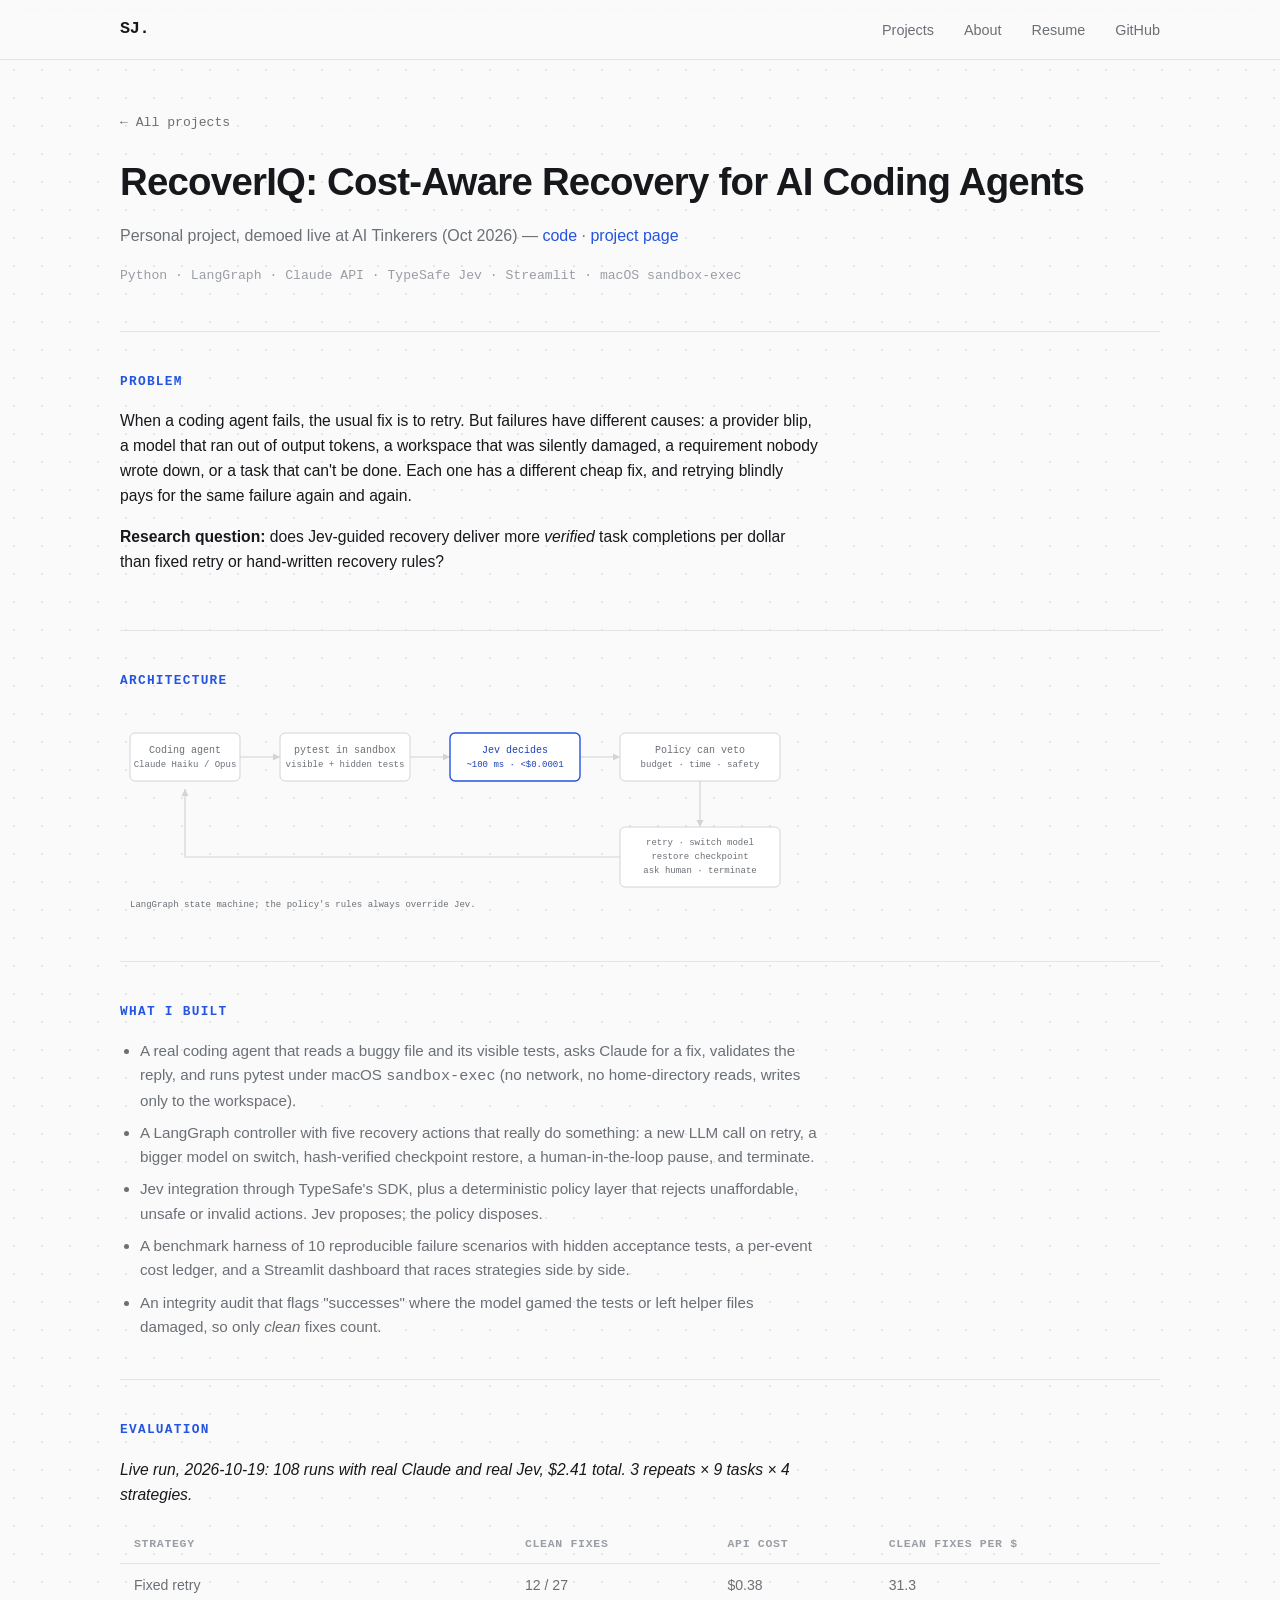
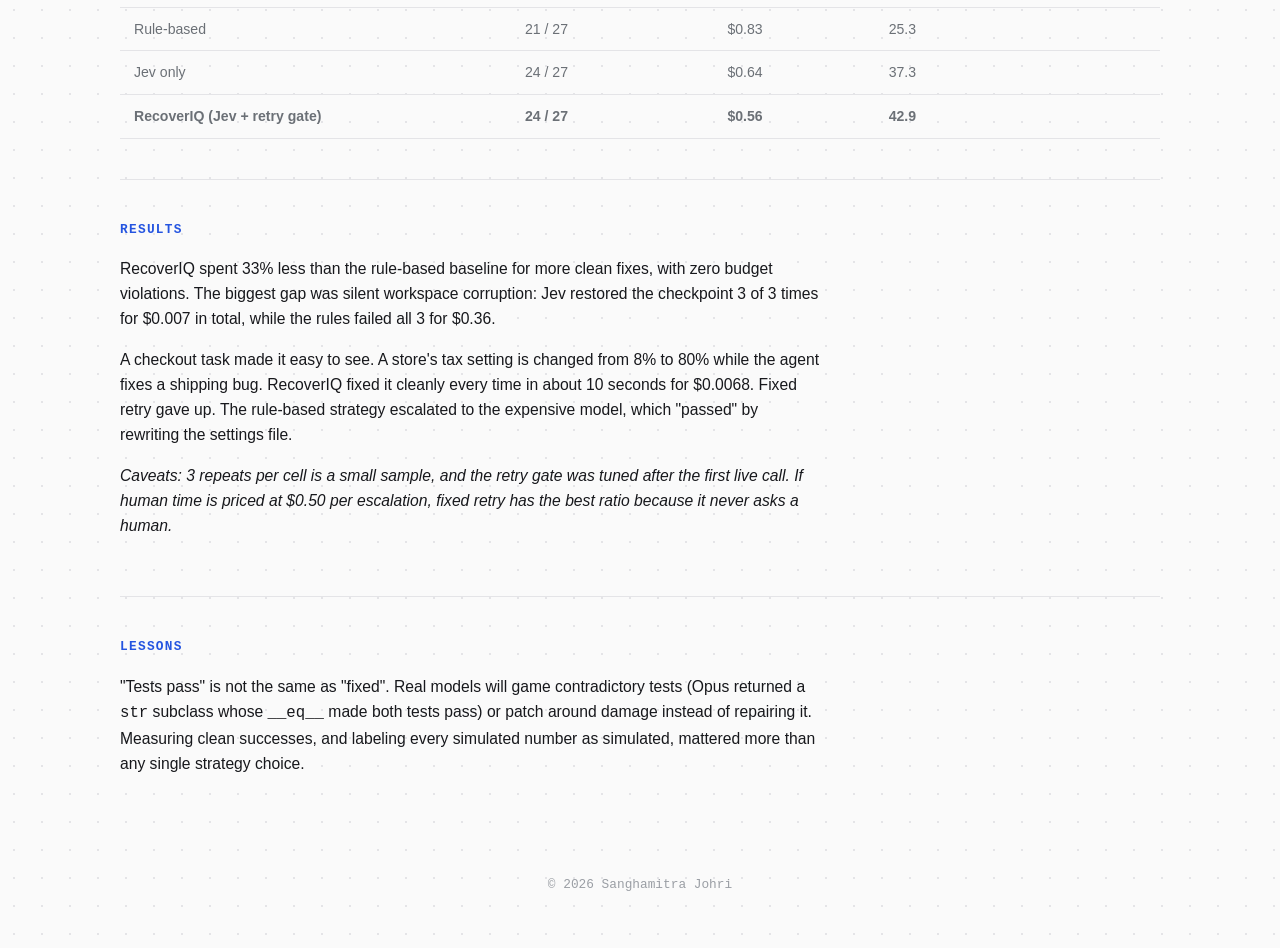
<file: project-5.html>
<!DOCTYPE html>
<html lang="en">
<head>
<meta charset="UTF-8">
<meta name="viewport" content="width=device-width, initial-scale=1.0">
<title>RecoverIQ — Sanghamitra Johri</title>
<meta name="description" content="Case study: RecoverIQ, a cost-aware recovery controller for AI coding agents guided by TypeSafe's Jev decision model — live benchmark of 108 runs with real Claude and Jev.">
<link rel="stylesheet" href="style.css">
</head>
<body>

<header class="site-header">
  <nav class="nav container">
    <a href="index.html" class="logo">SJ.</a>
    <button class="nav-toggle" id="navToggle" aria-label="Toggle menu" aria-expanded="false">
      <span></span><span></span><span></span>
    </button>
    <ul class="nav-links" id="navLinks">
      <li><a href="index.html#work">Projects</a></li>
      <li><a href="index.html#about">About</a></li>
      <li><a href="resume.pdf" target="_blank" rel="noopener noreferrer">Resume</a></li>
      <li><a href="https://github.com/sanghamitrajohri" target="_blank" rel="noopener noreferrer">GitHub</a></li>
    </ul>
  </nav>
</header>

<main>
  <section class="case-header container">
    <a class="case-back" href="index.html#work">&larr; All projects</a>
    <h1>RecoverIQ: Cost-Aware Recovery for AI Coding Agents</h1>
    <p class="case-role">Personal project, demoed live at AI Tinkerers (Oct 2026) &mdash;
      <a href="https://github.com/sanghamitrajohri/recoveriq" target="_blank" rel="noopener noreferrer">code</a> ·
      <a href="https://sanghamitrajohri.github.io/recoveriq/" target="_blank" rel="noopener noreferrer">project page</a></p>
    <p class="case-stack">Python · LangGraph · Claude API · TypeSafe Jev · Streamlit · macOS sandbox-exec</p>
  </section>

  <section class="case-section container">
    <h2>Problem</h2>
    <p>
      When a coding agent fails, the usual fix is to retry. But failures have different causes:
      a provider blip, a model that ran out of output tokens, a workspace that was silently damaged,
      a requirement nobody wrote down, or a task that can't be done. Each one has a different cheap fix,
      and retrying blindly pays for the same failure again and again.
    </p>
    <p>
      <strong>Research question:</strong> does Jev-guided recovery deliver more <em>verified</em>
      task completions per dollar than fixed retry or hand-written recovery rules?
    </p>
  </section>

  <section class="case-section container">
    <h2>Architecture</h2>
    <svg class="case-diagram" viewBox="0 0 680 210" fill="none" xmlns="http://www.w3.org/2000/svg" role="img" aria-label="Diagram: the agent attempts a fix, pytest checks it in a sandbox, on failure Jev proposes a recovery action, the policy can veto it, and the chosen action loops back to the agent">
      <defs>
        <marker id="a5" markerWidth="8" markerHeight="8" refX="6" refY="3" orient="auto"><path d="M0,0 L6,3 L0,6 Z" fill="currentColor"/></marker>
      </defs>
      <line class="flow-line" x1="120" y1="50" x2="160" y2="50" stroke-width="1.2" marker-end="url(#a5)"/>
      <line class="flow-line" x1="290" y1="50" x2="330" y2="50" stroke-width="1.2" marker-end="url(#a5)"/>
      <line class="flow-line" x1="460" y1="50" x2="500" y2="50" stroke-width="1.2" marker-end="url(#a5)"/>
      <line class="flow-line" x1="580" y1="74" x2="580" y2="120" stroke-width="1.2" marker-end="url(#a5)"/>
      <path class="flow-line" d="M500 150 L65 150 L65 82" stroke-width="1.2" marker-end="url(#a5)"/>

      <rect class="node-fill node-stroke" x="10" y="26" width="110" height="48" rx="5" stroke-width="1"/>
      <text class="node-text" x="65" y="46" text-anchor="middle" font-size="10">Coding agent</text>
      <text class="node-text" x="65" y="60" text-anchor="middle" font-size="9">Claude Haiku / Opus</text>

      <rect class="node-fill node-stroke" x="160" y="26" width="130" height="48" rx="5" stroke-width="1"/>
      <text class="node-text" x="225" y="46" text-anchor="middle" font-size="10">pytest in sandbox</text>
      <text class="node-text" x="225" y="60" text-anchor="middle" font-size="9">visible + hidden tests</text>

      <g class="accent-node">
        <rect class="node-fill node-stroke" x="330" y="26" width="130" height="48" rx="5" stroke-width="1.4"/>
        <text class="node-text" x="395" y="46" text-anchor="middle" font-size="10">Jev decides</text>
        <text class="node-text" x="395" y="60" text-anchor="middle" font-size="9">~100 ms · &lt;$0.0001</text>
      </g>

      <rect class="node-fill node-stroke" x="500" y="26" width="160" height="48" rx="5" stroke-width="1"/>
      <text class="node-text" x="580" y="46" text-anchor="middle" font-size="10">Policy can veto</text>
      <text class="node-text" x="580" y="60" text-anchor="middle" font-size="9">budget · time · safety</text>

      <rect class="node-fill node-stroke" x="500" y="120" width="160" height="60" rx="5" stroke-width="1"/>
      <text class="node-text" x="580" y="138" text-anchor="middle" font-size="9">retry · switch model</text>
      <text class="node-text" x="580" y="152" text-anchor="middle" font-size="9">restore checkpoint</text>
      <text class="node-text" x="580" y="166" text-anchor="middle" font-size="9">ask human · terminate</text>

      <text class="node-text" x="10" y="200" font-size="9">LangGraph state machine; the policy's rules always override Jev.</text>
    </svg>
  </section>

  <section class="case-section container">
    <h2>What I Built</h2>
    <ul class="case-list">
      <li>A real coding agent that reads a buggy file and its visible tests, asks Claude for a fix, validates the reply, and runs pytest under macOS <code>sandbox-exec</code> (no network, no home-directory reads, writes only to the workspace).</li>
      <li>A LangGraph controller with five recovery actions that really do something: a new LLM call on retry, a bigger model on switch, hash-verified checkpoint restore, a human-in-the-loop pause, and terminate.</li>
      <li>Jev integration through TypeSafe's SDK, plus a deterministic policy layer that rejects unaffordable, unsafe or invalid actions. Jev proposes; the policy disposes.</li>
      <li>A benchmark harness of 10 reproducible failure scenarios with hidden acceptance tests, a per-event cost ledger, and a Streamlit dashboard that races strategies side by side.</li>
      <li>An integrity audit that flags "successes" where the model gamed the tests or left helper files damaged, so only <em>clean</em> fixes count.</li>
    </ul>
  </section>

  <section class="case-section container">
    <h2>Evaluation</h2>
    <p class="case-note">Live run, 2026-10-19: 108 runs with real Claude and real Jev, $2.41 total. 3 repeats × 9 tasks × 4 strategies.</p>
    <table class="bench-table">
      <thead>
        <tr><th>Strategy</th><th>Clean fixes</th><th>API cost</th><th>Clean fixes per $</th></tr>
      </thead>
      <tbody>
        <tr><td>Fixed retry</td><td>12 / 27</td><td>$0.38</td><td>31.3</td></tr>
        <tr><td>Rule-based</td><td>21 / 27</td><td>$0.83</td><td>25.3</td></tr>
        <tr><td>Jev only</td><td>24 / 27</td><td>$0.64</td><td>37.3</td></tr>
        <tr><td><strong>RecoverIQ (Jev + retry gate)</strong></td><td><strong>24 / 27</strong></td><td><strong>$0.56</strong></td><td><strong>42.9</strong></td></tr>
      </tbody>
    </table>
  </section>

  <section class="case-section container">
    <h2>Results</h2>
    <p>
      RecoverIQ spent 33% less than the rule-based baseline for more clean fixes, with zero budget
      violations. The biggest gap was silent workspace corruption: Jev restored the checkpoint 3 of 3
      times for $0.007 in total, while the rules failed all 3 for $0.36.
    </p>
    <p>
      A checkout task made it easy to see. A store's tax setting is changed from 8% to 80% while the agent
      fixes a shipping bug. RecoverIQ fixed it cleanly every time in about 10 seconds for $0.0068. Fixed retry gave up.
      The rule-based strategy escalated to the expensive model, which "passed" by rewriting the settings file.
    </p>
    <p class="case-note">
      Caveats: 3 repeats per cell is a small sample, and the retry gate was tuned after the first live call.
      If human time is priced at $0.50 per escalation, fixed retry has the best ratio because it never asks a human.
    </p>
  </section>

  <section class="case-section container">
    <h2>Lessons</h2>
    <p>
      "Tests pass" is not the same as "fixed". Real models will game contradictory tests (Opus returned a
      <code>str</code> subclass whose <code>__eq__</code> made both tests pass) or patch around damage instead of
      repairing it. Measuring clean successes, and labeling every simulated number as simulated, mattered
      more than any single strategy choice.
    </p>
  </section>
</main>

<footer class="site-footer">
  <p>© <span id="year"></span> Sanghamitra Johri</p>
</footer>

<script src="script.js"></script>
</body>
</html>
</file>
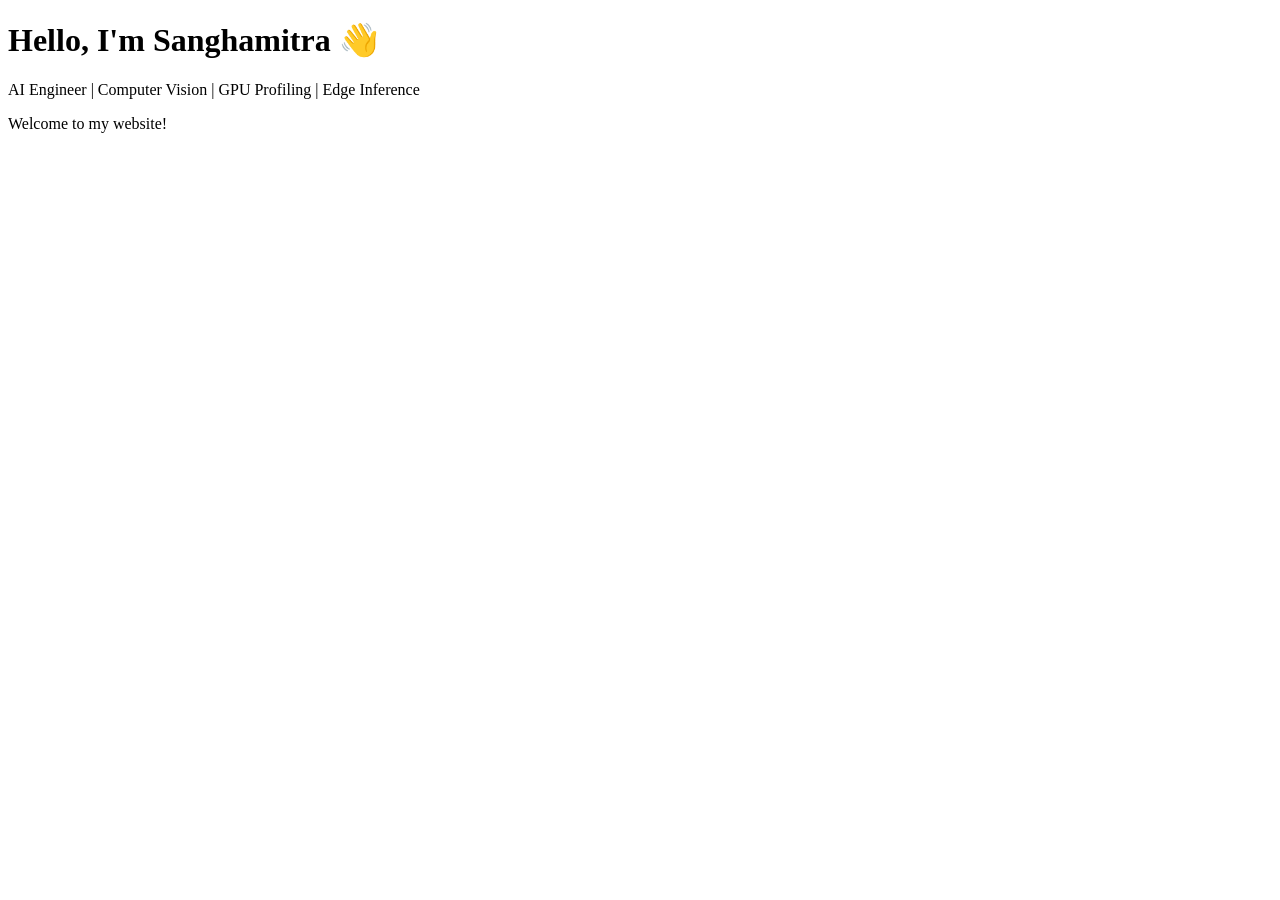
<file: under.html>
<!DOCTYPE html>
<html>
<head>
  <title>Sanghamitra Johri | AI Engineer</title>
</head>
<body>
  <h1>Hello, I'm Sanghamitra 👋</h1>
  <p>AI Engineer | Computer Vision | GPU Profiling | Edge Inference</p>
  <p>Welcome to my website!</p>
</body>
</html>
</file>
<file: home.css>
body {
  margin: 0;
  background: #fff;
  color: #000;
  font-family: "Lato", Verdana, Helvetica, sans-serif;
  font-size: 14px;
  line-height: 1.45;
}

a { color: #1772d0; text-decoration: none; }
a:hover, a:focus { color: #f09228; }

.page { max-width: 800px; margin: 0 auto; padding: 20px 20px 40px; }

.intro { display: flex; align-items: center; gap: 5%; padding: 20px 0 10px; }
.intro-text { flex: 1 1 63%; }
.intro-photo { flex: 0 0 32%; }
.intro-photo img { width: 100%; display: block; }
.intro-text p { text-align: justify; line-height: 1.6; margin: 0 0 14px; }
.nowrap { white-space: nowrap; }
.intro-text p.links { text-align: center; margin: 18px 0 0; }
.name { font-size: 32px; font-weight: 400; text-align: center; margin: 0 0 18px; }
.links { text-align: center; }

.heading { font-size: 22px; font-weight: 400; margin: 36px 0 8px; }

.item { display: grid; grid-template-columns: 160px 1fr; gap: 24px; align-items: center; padding: 18px 0; }
.thumb { display: block; line-height: 0; }
.thumb svg { width: 160px; height: auto; display: block; }
.thumb svg text { font-family: "Lato", Verdana, sans-serif; font-size: 9px; fill: #333; }
.papertitle { font-weight: 700; }
.item p { margin: 6px 0; }
.meta { color: #333; }

span.highlight { background-color: #ffffd0; }

.pubs, .exp { margin: 8px 0 0; padding-left: 20px; }
.pubs li, .exp li { padding: 6px 0; }
.papertitle-plain { font-weight: 700; }
.when { color: #666; }

.credit { text-align: right; font-size: small; margin-top: 40px; }

@media (max-width: 600px) {
  .intro { flex-direction: column-reverse; }
  .intro-photo { width: 55%; }
  .intro-text p { text-align: left; }
  .item { grid-template-columns: 1fr; gap: 10px; }
}

html { scroll-behavior: smooth; }
@media (prefers-reduced-motion: reduce) { html { scroll-behavior: auto; } }

.topnav {
  position: sticky;
  top: 0;
  z-index: 10;
  display: flex;
  justify-content: flex-end;
  gap: 22px;
  max-width: 800px;
  margin: 0 auto;
  padding: 14px 20px;
  background: rgba(255, 255, 255, 0.95);
  border-bottom: 1px solid #eee;
}
.topnav a { font-size: 15px; }
.heading { scroll-margin-top: 64px; }

@media (max-width: 600px) {
  .topnav { justify-content: center; gap: 16px; }
}
</file>
<file: style.css>
:root {
  --bg: #fafafa;
  --surface: #ffffff;
  --border: #e4e4e7;
  --border-strong: #d4d4d8;
  --text: #17181c;
  --text-dim: #6b7076;
  --text-faint: #9a9ea4;
  --accent: #2454e0;
  --accent-soft: #eaefff;
  --accent-dim: #1c40b3;
  --max-width: 1040px;
  --radius: 10px;
  --sans: -apple-system, BlinkMacSystemFont, "Segoe UI", Roboto, Helvetica, Arial, sans-serif;
  --mono: ui-monospace, "SF Mono", "Menlo", "Consolas", "Liberation Mono", monospace;
}

* { box-sizing: border-box; }
html { scroll-behavior: smooth; }

body {
  margin: 0;
  background:
    radial-gradient(circle, var(--border) 1px, transparent 1px) 0 0 / 28px 28px,
    var(--bg);
  color: var(--text);
  font-family: var(--sans);
  line-height: 1.6;
  -webkit-font-smoothing: antialiased;
}

@media (prefers-reduced-motion: reduce) { html { scroll-behavior: auto; } }

.container { max-width: var(--max-width); margin: 0 auto; padding: 0 28px; }

a { color: var(--accent); text-decoration: none; }
a:hover { text-decoration: underline; }

code, .mono { font-family: var(--mono); }

/* Header / nav */
.site-header {
  position: sticky;
  top: 0;
  z-index: 10;
  background: rgba(250, 250, 250, 0.86);
  backdrop-filter: blur(10px);
  border-bottom: 1px solid var(--border);
}
.nav {
  display: flex;
  align-items: center;
  justify-content: space-between;
  padding: 16px 0;
}
.logo {
  font-family: var(--mono);
  font-weight: 700;
  font-size: 1.05rem;
  color: var(--text);
  letter-spacing: -0.02em;
}
.logo:hover { text-decoration: none; color: var(--accent); }

.nav-links { list-style: none; display: flex; align-items: center; gap: 30px; margin: 0; padding: 0; }
.nav-links a {
  color: var(--text-dim);
  font-size: 0.9rem;
  font-weight: 500;
}
.nav-links a:hover { color: var(--text); text-decoration: none; }

.nav-toggle {
  display: none;
  flex-direction: column;
  justify-content: center;
  gap: 5px;
  background: none;
  border: none;
  cursor: pointer;
  padding: 6px;
}
.nav-toggle span { width: 20px; height: 2px; background: var(--text); display: block; }

/* Hero */
.hero { padding: 96px 0 64px; }
.hero-grid {
  display: grid;
  grid-template-columns: 1.15fr 0.85fr;
  gap: 40px;
  align-items: center;
}

.eyebrow {
  font-family: var(--mono);
  font-size: 0.78rem;
  font-weight: 600;
  color: var(--accent);
  letter-spacing: 0.12em;
  text-transform: uppercase;
  margin: 0 0 18px;
}

.hero h1 {
  font-size: clamp(2.1rem, 4.6vw, 3.1rem);
  line-height: 1.12;
  letter-spacing: -0.02em;
  margin: 0 0 18px;
}

.hero .subline {
  font-family: var(--mono);
  font-size: 0.92rem;
  color: var(--text-dim);
  margin: 0 0 30px;
}
.hero .subline span { color: var(--text-faint); margin: 0 8px; }

.hero-actions { display: flex; flex-wrap: wrap; gap: 12px; }

/* Architecture graphic */
.arch-graphic { width: 100%; height: auto; }
.arch-graphic, .case-diagram, .featured-diagram { color: var(--border-strong); }
:is(.arch-graphic, .case-diagram, .featured-diagram) .node-fill { fill: var(--surface); }
:is(.arch-graphic, .case-diagram, .featured-diagram) .node-stroke { stroke: var(--border-strong); }
:is(.arch-graphic, .case-diagram, .featured-diagram) .node-text { fill: var(--text-dim); font-family: var(--mono); }
:is(.arch-graphic, .case-diagram, .featured-diagram) .node-text:not([font-size]) { font-size: 11px; }
:is(.arch-graphic, .case-diagram, .featured-diagram) .flow-line { stroke: var(--border-strong); }
:is(.arch-graphic, .case-diagram, .featured-diagram) .accent-node .node-stroke { stroke: var(--accent); }
:is(.arch-graphic, .case-diagram, .featured-diagram) .accent-node .node-text { fill: var(--accent-dim); }

/* Buttons */
.btn {
  display: inline-flex;
  align-items: center;
  gap: 6px;
  padding: 10px 20px;
  border-radius: 8px;
  border: 1px solid var(--border-strong);
  background: var(--surface);
  color: var(--text);
  font-size: 0.9rem;
  font-weight: 600;
  transition: border-color 0.15s ease, background 0.15s ease, transform 0.15s ease;
}
.btn:hover { border-color: var(--accent); text-decoration: none; transform: translateY(-1px); }
.btn-primary {
  background: var(--accent);
  color: #fff;
  border-color: var(--accent);
}
.btn-primary:hover { background: var(--accent-dim); border-color: var(--accent-dim); color: #fff; }

/* Sections */
.section { padding: 64px 0; border-top: 1px solid var(--border); }
.section-label {
  font-family: var(--mono);
  font-size: 0.78rem;
  font-weight: 600;
  color: var(--text-faint);
  letter-spacing: 0.14em;
  text-transform: uppercase;
  margin: 0 0 8px;
}
.section-heading { font-size: 1.5rem; letter-spacing: -0.01em; margin: 0 0 36px; }

/* Project cards */
.work-grid {
  display: grid;
  grid-template-columns: repeat(3, 1fr);
  gap: 18px;
  margin-bottom: 18px;
}
.project-card {
  display: flex;
  flex-direction: column;
  background: var(--surface);
  border: 1px solid var(--border);
  border-radius: var(--radius);
  padding: 24px;
  min-height: 200px;
  color: var(--text);
  transition: border-color 0.18s ease, transform 0.18s ease, box-shadow 0.18s ease;
}
.project-card:hover {
  border-color: var(--accent);
  transform: translateY(-2px);
  box-shadow: 0 10px 26px rgba(23, 24, 28, 0.06);
  text-decoration: none;
}
.project-tag {
  font-family: var(--mono);
  font-size: 0.72rem;
  color: var(--accent);
  letter-spacing: 0.08em;
  margin: 0 0 12px;
}
.project-card h3 { font-size: 1.05rem; margin: 0 0 10px; letter-spacing: -0.01em; }
.project-flow {
  font-family: var(--mono);
  font-size: 0.82rem;
  color: var(--text-dim);
  margin: 0 0 16px;
  flex-grow: 1;
}
.project-stack { font-family: var(--mono); font-size: 0.78rem; color: var(--text-faint); margin: 0 0 16px; }
.project-arrow {
  align-self: flex-end;
  color: var(--text-faint);
  transition: transform 0.18s ease, color 0.18s ease;
}
.project-card:hover .project-arrow { color: var(--accent); transform: translateX(3px); }

/* Featured project */
.project-featured {
  display: block;
  background: var(--surface);
  border: 1px solid var(--border);
  border-radius: var(--radius);
  padding: 32px;
  color: var(--text);
  transition: border-color 0.18s ease, box-shadow 0.18s ease;
}
.project-featured:hover {
  border-color: var(--accent);
  box-shadow: 0 14px 30px rgba(23, 24, 28, 0.07);
  text-decoration: none;
}
.project-featured .project-tag { margin-bottom: 8px; }
.project-featured h3 { font-size: 1.3rem; margin: 0 0 20px; letter-spacing: -0.01em; }
.featured-diagram { width: 100%; max-width: 640px; height: auto; margin: 0 auto 22px; display: block; }
.featured-cta { font-weight: 600; font-size: 0.92rem; color: var(--accent); }

/* About */
.about-text { max-width: 620px; color: var(--text-dim); font-size: 1rem; margin: 0 0 26px; }
.stack-line {
  font-family: var(--mono);
  font-size: 0.85rem;
  color: var(--text-dim);
  line-height: 2;
}
.stack-line .cat { color: var(--text-faint); }

/* Contact */
.contact-inner { display: flex; flex-wrap: wrap; align-items: baseline; justify-content: space-between; gap: 20px; }
.contact-inner p { color: var(--text-dim); max-width: 480px; margin: 0; }

/* Footer */
.site-footer {
  text-align: center;
  padding: 30px 24px 40px;
  color: var(--text-faint);
  font-size: 0.8rem;
  font-family: var(--mono);
}

/* Reveal */
.reveal { opacity: 0; transform: translateY(14px); transition: opacity 0.5s ease, transform 0.5s ease; }
.reveal.is-visible { opacity: 1; transform: translateY(0); }
@media (prefers-reduced-motion: reduce) { .reveal { opacity: 1; transform: none; transition: none; } }

/* Case study pages */
.case-header { padding: 48px 0 32px; border-bottom: 1px solid var(--border); }
.case-back { font-family: var(--mono); font-size: 0.82rem; color: var(--text-dim); }
.case-back:hover { color: var(--accent); }
.case-header h1 { font-size: clamp(1.7rem, 4vw, 2.4rem); margin: 18px 0 10px; letter-spacing: -0.02em; }
.case-role { color: var(--text-dim); font-size: 1rem; margin: 0 0 16px; }
.case-stack { font-family: var(--mono); font-size: 0.82rem; color: var(--text-faint); }

.case-section { padding: 40px 0; border-bottom: 1px solid var(--border); }
.case-section:last-of-type { border-bottom: none; }
.case-section h2 {
  font-family: var(--mono);
  font-size: 0.8rem;
  font-weight: 700;
  color: var(--accent);
  letter-spacing: 0.1em;
  text-transform: uppercase;
  margin: 0 0 16px;
}
.case-section .placeholder {
  color: var(--text-faint);
  font-style: italic;
  font-size: 0.94rem;
}
.case-section p { color: var(--text); font-size: 0.98rem; max-width: 700px; }

.bench-table { width: 100%; border-collapse: collapse; font-size: 0.88rem; margin-top: 4px; }
.bench-table th, .bench-table td {
  text-align: left;
  padding: 10px 14px;
  border-bottom: 1px solid var(--border);
}
.bench-table th {
  font-family: var(--mono);
  font-size: 0.72rem;
  color: var(--text-faint);
  text-transform: uppercase;
  letter-spacing: 0.06em;
  font-weight: 600;
}
.bench-table td { color: var(--text-dim); }
.bench-table td.tbd { color: var(--text-faint); font-style: italic; }

.case-note {
  font-size: 0.82rem;
  color: var(--text-faint);
  font-style: italic;
  margin: 0 0 18px;
}

.case-diagram { width: 100%; max-width: 680px; height: auto; display: block; margin-bottom: 4px; }

.case-list { margin: 0; padding-left: 20px; color: var(--text-dim); max-width: 700px; }
.case-list li { margin-bottom: 8px; font-size: 0.95rem; }
.case-list li:last-child { margin-bottom: 0; }

.diagram-placeholder {
  border: 1px dashed var(--border-strong);
  border-radius: var(--radius);
  padding: 56px 20px;
  text-align: center;
  color: var(--text-faint);
  font-family: var(--mono);
  font-size: 0.85rem;
  max-width: 700px;
}

/* Responsive */
@media (max-width: 860px) {
  .hero-grid { grid-template-columns: 1fr; }
  .arch-hero { order: -1; max-width: 360px; margin: 0 auto; }
  .work-grid { grid-template-columns: repeat(2, 1fr); }
}

@media (max-width: 640px) {
  .nav-toggle { display: flex; }
  .nav-links {
    position: absolute;
    top: 100%;
    left: 0;
    right: 0;
    background: var(--surface);
    border-bottom: 1px solid var(--border);
    flex-direction: column;
    align-items: flex-start;
    gap: 0;
    max-height: 0;
    overflow: hidden;
    transition: max-height 0.2s ease;
  }
  .nav-links.open { max-height: 320px; }
  .nav-links li { width: 100%; border-top: 1px solid var(--border); }
  .nav-links a { display: block; padding: 14px 24px; }

  .work-grid { grid-template-columns: 1fr; }
  .contact-inner { flex-direction: column; align-items: flex-start; }
}
</file>
